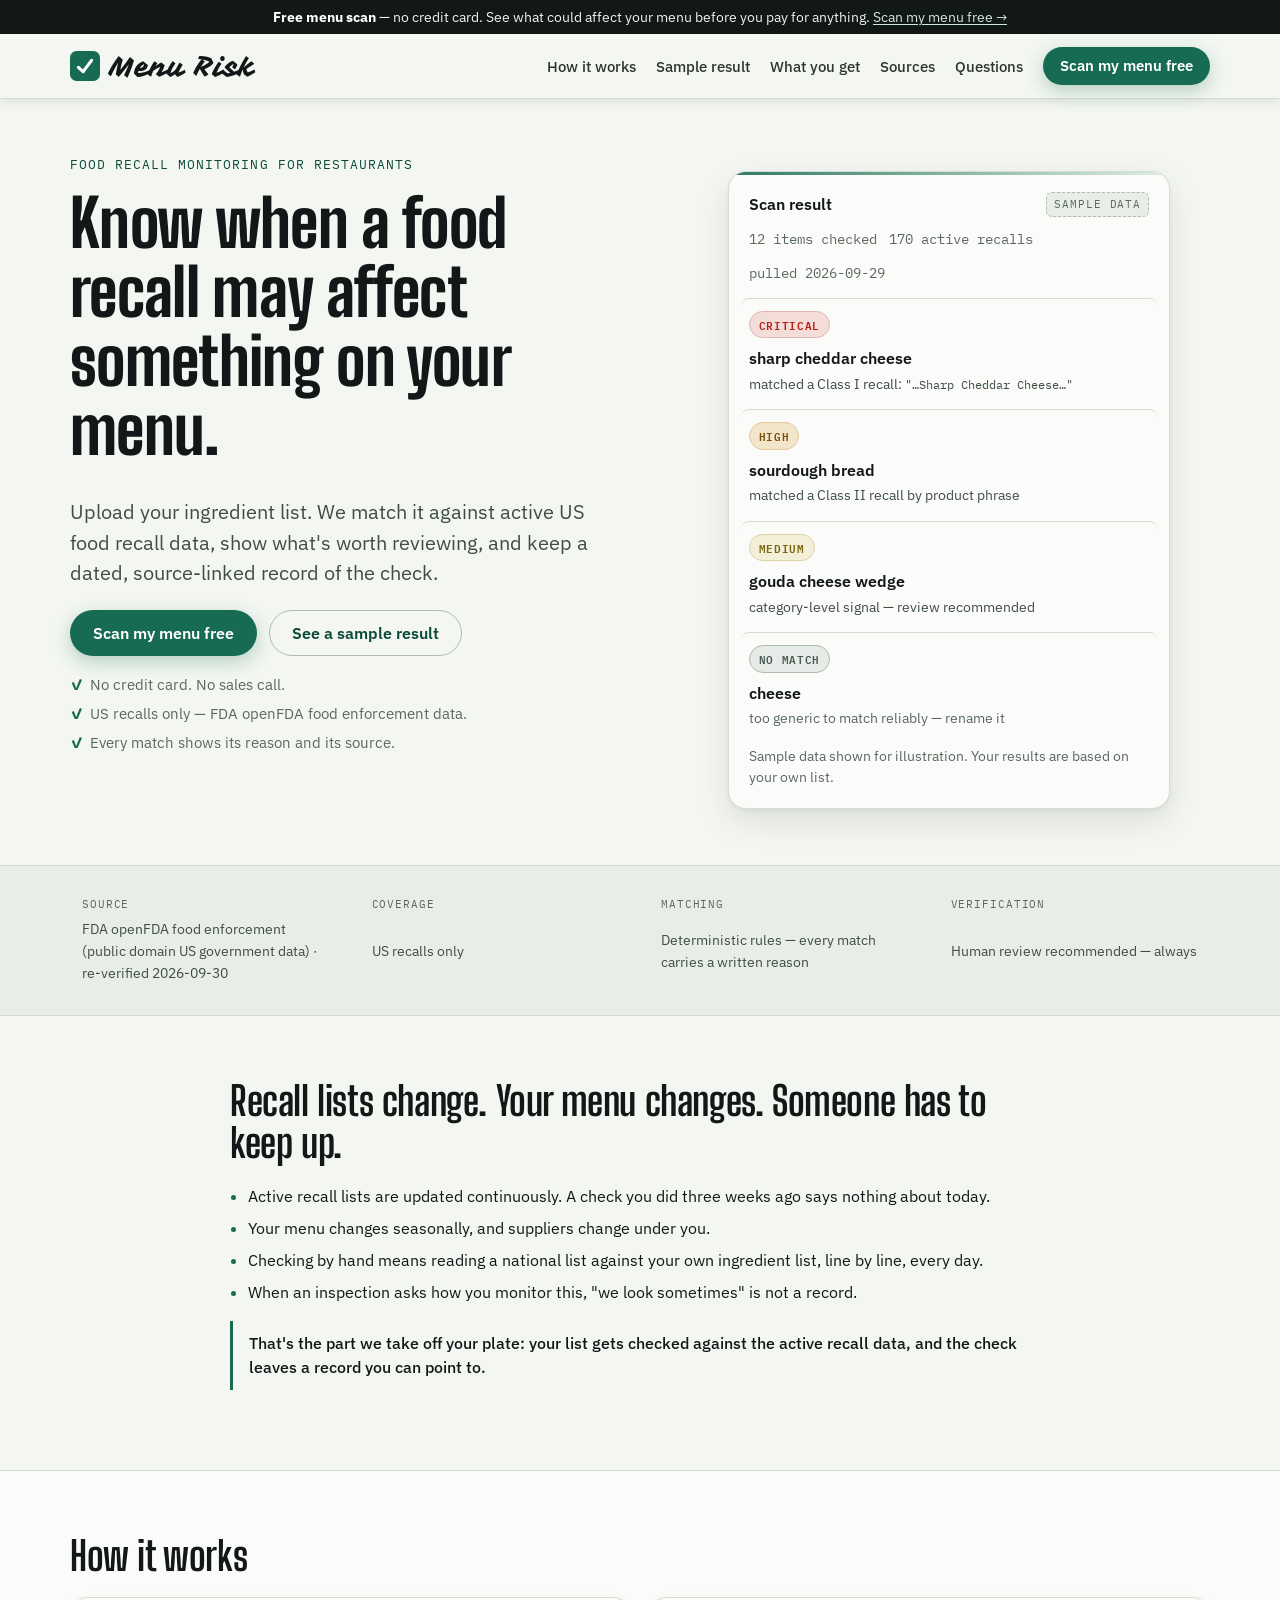
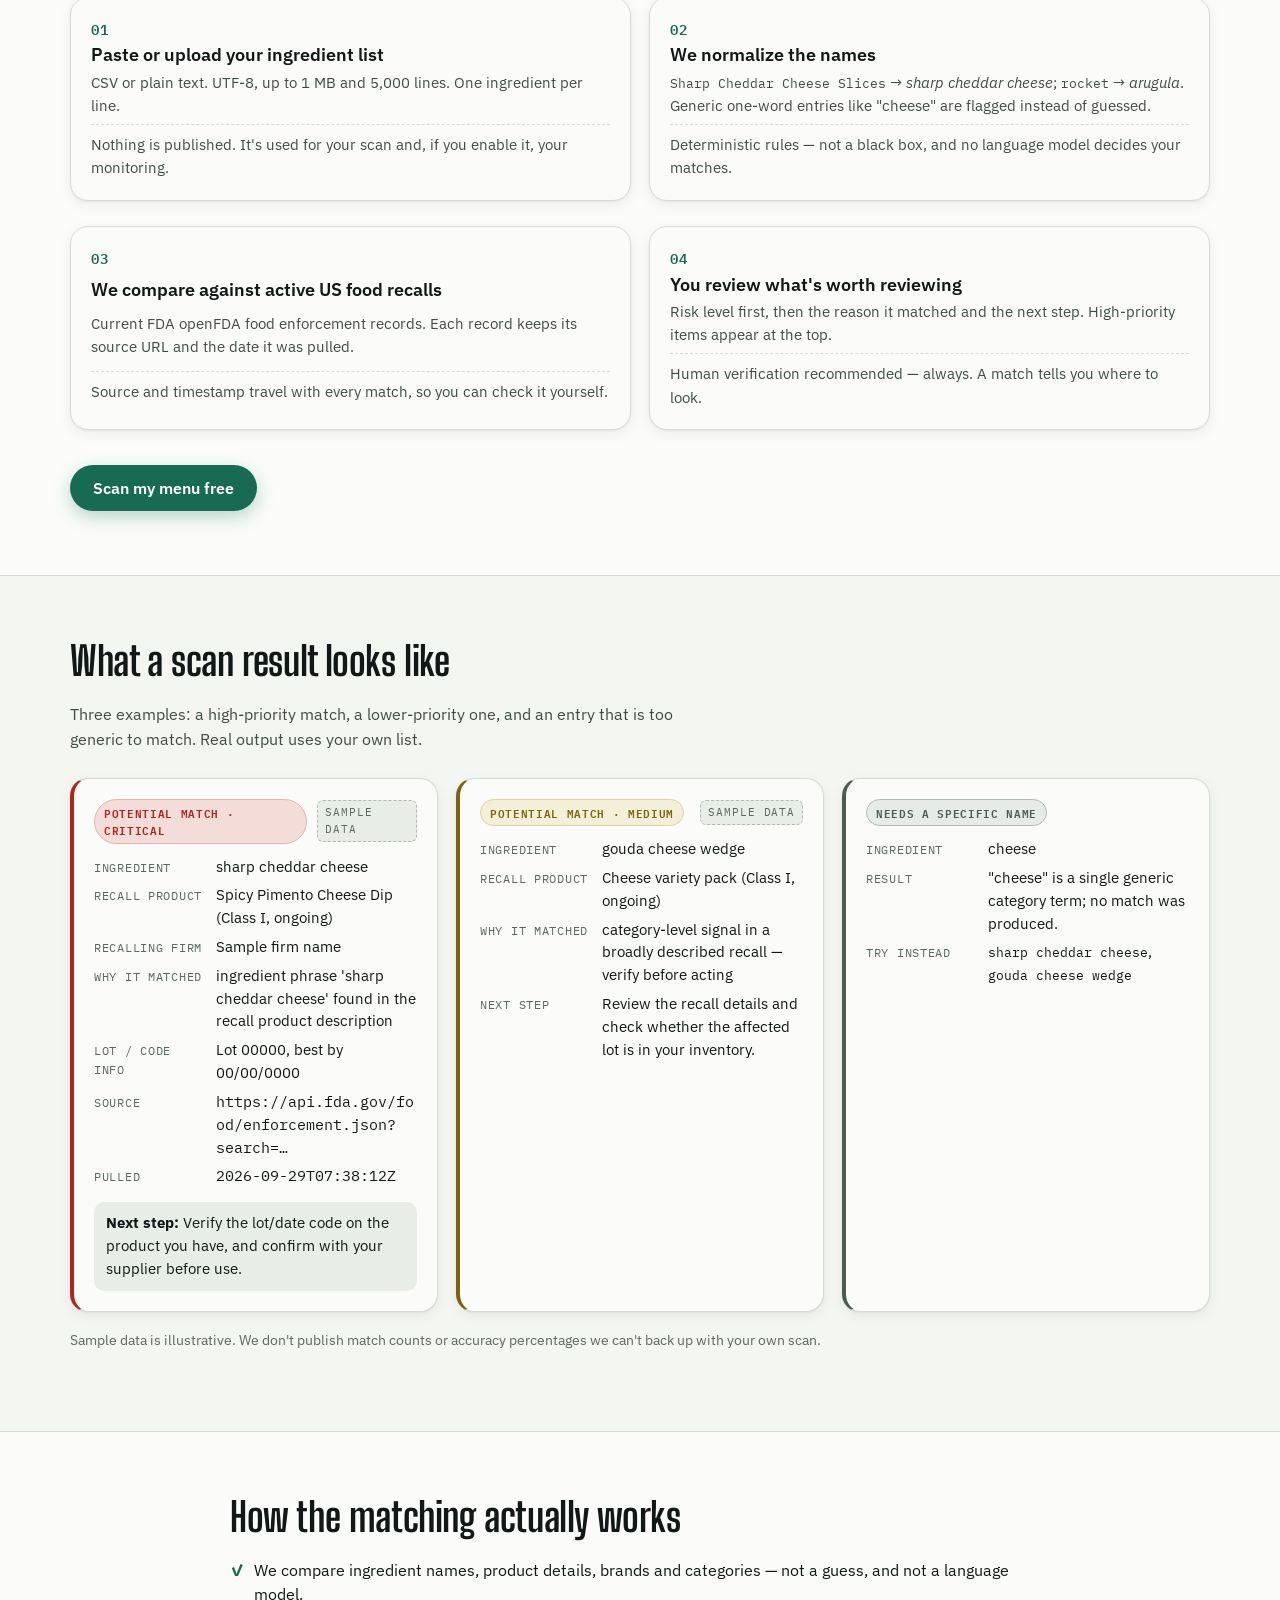
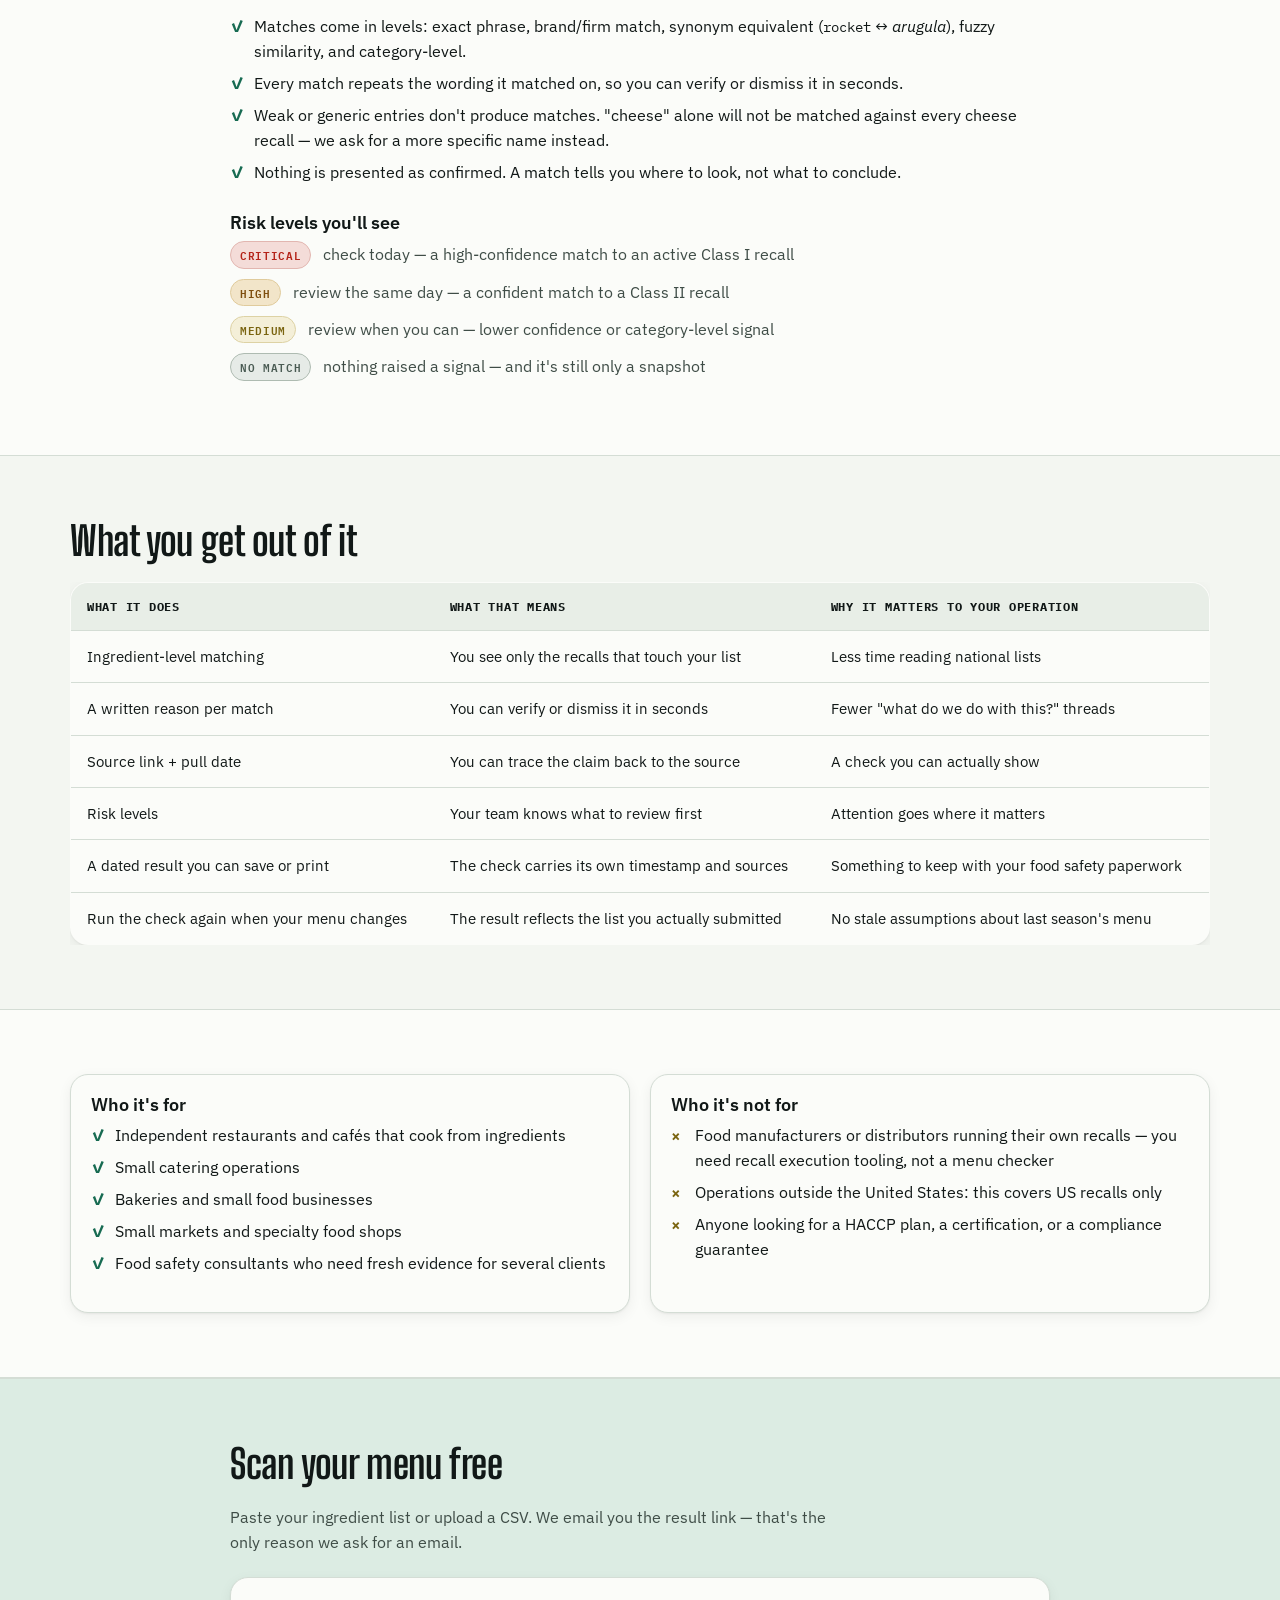
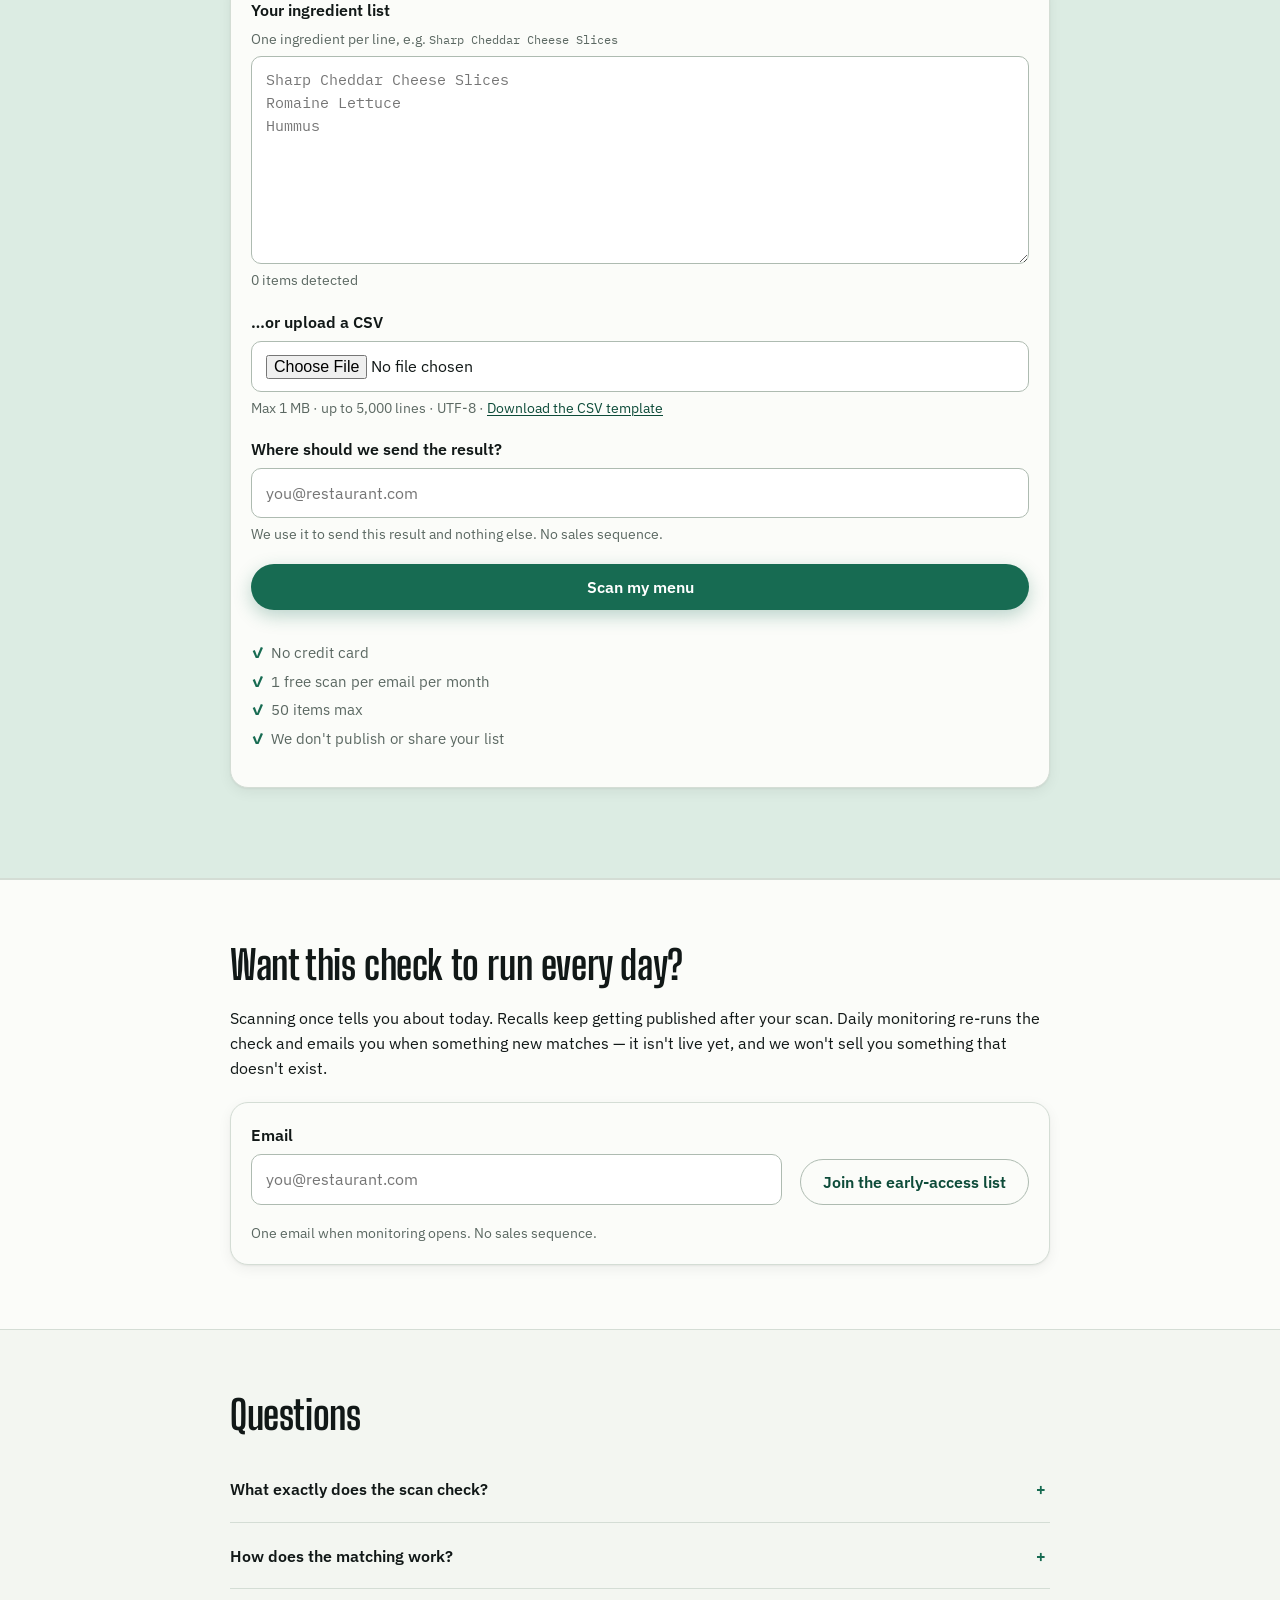
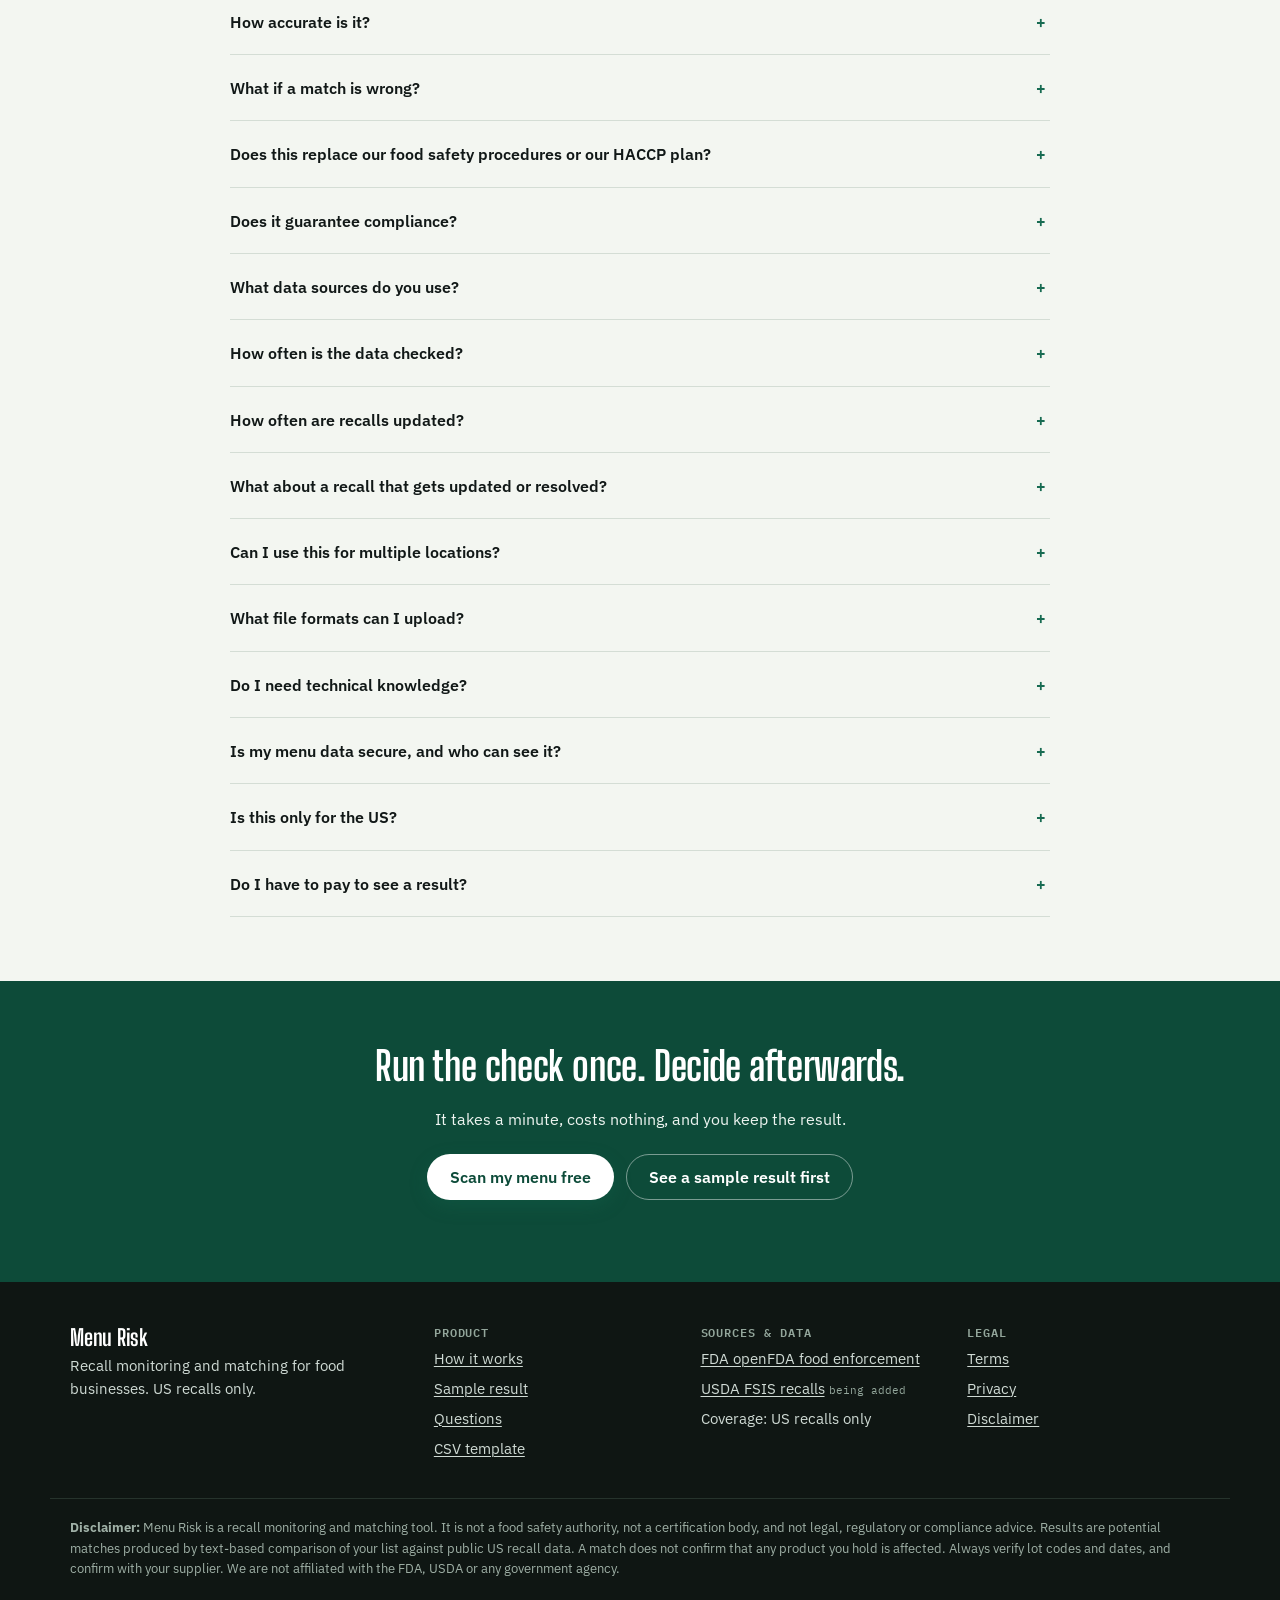
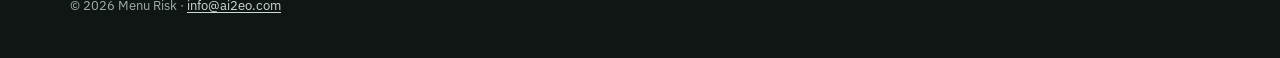
<file: index.html>
<!doctype html>
<html lang="en">
<head>
  <meta charset="utf-8">
  <meta name="viewport" content="width=device-width, initial-scale=1">
  <meta name="color-scheme" content="light">
  <meta name="theme-color" content="#111817">
  <title>Food Recall Monitoring for Restaurants — Menu Checks with Sources | Menu Risk</title>
  <meta name="description" content="Upload your menu and check it against active US food recalls. See what's worth reviewing, why it matched, and the source. Free scan, no credit card.">
  <link rel="canonical" href="https://menurisk.ai2eo.com/">
  <meta property="og:title" content="Know when a food recall may affect something on your menu">
  <meta property="og:description" content="Match your ingredient list against active US food recall data. Every match shows its reason and its source. Free scan, no credit card.">
  <meta property="og:type" content="website">
  <meta property="og:url" content="https://menurisk.ai2eo.com/">
  <meta name="twitter:card" content="summary_large_image">
  <link rel="icon" href="data:image/svg+xml,%3Csvg xmlns='http://www.w3.org/2000/svg' viewBox='0 0 32 32'%3E%3Crect width='32' height='32' rx='7' fill='%23176b52'/%3E%3Cpath d='M9 17.5 14 22l9-12' fill='none' stroke='%23ffffff' stroke-width='3.4' stroke-linecap='round' stroke-linejoin='round'/%3E%3C/svg%3E">
  <link rel="preconnect" href="https://fonts.googleapis.com">
  <link rel="preconnect" href="https://fonts.gstatic.com" crossorigin>
  <link rel="preload" as="style" href="https://fonts.googleapis.com/css2?family=Vampiro+One&family=Big+Shoulders+Display:wght@600;700;800&family=IBM+Plex+Mono:wght@400;500;600&family=IBM+Plex+Sans:wght@400;500;600;700&display=swap">
  <link href="https://fonts.googleapis.com/css2?family=Vampiro+One&family=Big+Shoulders+Display:wght@600;700;800&family=IBM+Plex+Mono:wght@400;500;600&family=IBM+Plex+Sans:wght@400;500;600;700&display=swap" rel="stylesheet" media="print" onload="this.media='all'">
  <noscript><link href="https://fonts.googleapis.com/css2?family=Vampiro+One&family=Big+Shoulders+Display:wght@600;700;800&family=IBM+Plex+Mono:wght@400;500;600&family=IBM+Plex+Sans:wght@400;500;600;700&display=swap" rel="stylesheet"></noscript>
  <link rel="stylesheet" href="styles.css?v=20260930">
  <!-- GA4: Menu Risk property -->
  <script async src="https://www.googletagmanager.com/gtag/js?id=G-PHDTH3TB9D"></script>
  <script>
    window.dataLayer = window.dataLayer || [];
    function gtag(){dataLayer.push(arguments);}
    gtag('js', new Date());
    gtag('config', 'G-PHDTH3TB9D');
  </script>
  <script type="application/ld+json">
  {
    "@context": "https://schema.org",
    "@type": "SoftwareApplication",
    "name": "Menu Risk",
    "applicationCategory": "BusinessApplication",
    "operatingSystem": "Web",
    "description": "Checks a restaurant's ingredient list against active US food recall data and reports potential matches with the reason, risk level and source.",
    "offers": { "@type": "Offer", "price": "0", "priceCurrency": "USD", "description": "Free menu scan" },
    "url": "https://menurisk.ai2eo.com/"
  }
  </script>
</head>
<body>
<a class="skip-link" href="#main">Skip to content</a>

<div class="announce" id="top">
  <p><strong>Free menu scan</strong> — no credit card. See what could affect your menu before you pay for anything. <a href="#scan">Scan my menu free →</a></p>
</div>

<header class="nav">
  <div class="wrap nav-inner">
    <a class="brand" href="#top" aria-label="Menu Risk — home">
      <svg class="brand-mark" viewBox="0 0 32 32" aria-hidden="true" focusable="false">
        <rect width="32" height="32" rx="7" fill="currentColor"></rect>
        <path d="M9 17.5 14 22l9-12" fill="none" stroke="#fff" stroke-width="3.4" stroke-linecap="round" stroke-linejoin="round"></path>
      </svg>
      <span>Menu Risk</span>
    </a>
    <nav class="nav-links" aria-label="Sections">
      <a href="#how-it-works">How it works</a>
      <a href="#sample">Sample result</a>
      <a href="#benefits">What you get</a>
      <a href="#trust">Sources</a>
      <a href="#questions">Questions</a>
    </nav>
    <a class="btn btn-primary btn-sm" href="#scan">Scan my menu free</a>
  </div>
</header>

<main id="main">

  <section class="hero">
    <div class="wrap hero-grid">
      <div class="hero-copy">
        <p class="eyebrow">Food recall monitoring for restaurants</p>
        <h1>Know when a food recall may affect something on your menu.</h1>
        <p class="lede">Upload your ingredient list. We match it against active US food recall data, show what's worth reviewing, and keep a dated, source-linked record of the check.</p>
        <div class="cta-row">
          <a class="btn btn-primary" href="#scan">Scan my menu free</a>
          <a class="btn btn-ghost" href="#sample">See a sample result</a>
        </div>
        <ul class="micro">
          <li>No credit card. No sales call.</li>
          <li>US recalls only — FDA openFDA food enforcement data.</li>
          <li>Every match shows its reason and its source.</li>
        </ul>
      </div>

      <div class="hero-visual">
        <figure class="card result-card" aria-label="Example scan result (sample data)">
          <figcaption class="card-head">
            <span class="card-title">Scan result</span>
            <span class="sample-tag">SAMPLE DATA</span>
          </figcaption>
          <div class="card-meta">
            <span class="mono">12 items checked</span>
            <span class="mono">170 active recalls</span>
            <span class="mono">pulled 2026-09-29</span>
          </div>
          <div class="mini-match">
            <span class="pill pill-critical">CRITICAL</span>
            <p class="mini-title">sharp cheddar cheese</p>
            <p class="mini-sub">matched a Class I recall: <span class="mono">"…Sharp Cheddar Cheese…"</span></p>
          </div>
          <div class="mini-match">
            <span class="pill pill-high">HIGH</span>
            <p class="mini-title">sourdough bread</p>
            <p class="mini-sub">matched a Class II recall by product phrase</p>
          </div>
          <div class="mini-match">
            <span class="pill pill-medium">MEDIUM</span>
            <p class="mini-title">gouda cheese wedge</p>
            <p class="mini-sub">category-level signal — review recommended</p>
          </div>
          <div class="mini-match mini-none">
            <span class="pill pill-none">NO MATCH</span>
            <p class="mini-title">cheese</p>
            <p class="mini-sub">too generic to match reliably — rename it</p>
          </div>
          <p class="card-foot">Sample data shown for illustration. Your results are based on your own list.</p>
        </figure>
      </div>
    </div>
  </section>

  <section class="trust-strip" id="trust">
    <div class="wrap trust-grid">
      <div class="trust-item">
        <span class="trust-label">Source</span>
        <span class="trust-value">FDA openFDA food enforcement (public domain US government data) · re-verified 2026-09-30</span>
      </div>
      <div class="trust-item">
        <span class="trust-label">Coverage</span>
        <span class="trust-value">US recalls only</span>
      </div>
      <div class="trust-item">
        <span class="trust-label">Matching</span>
        <span class="trust-value">Deterministic rules — every match carries a written reason</span>
      </div>
      <div class="trust-item">
        <span class="trust-label">Verification</span>
        <span class="trust-value">Human review recommended — always</span>
      </div>
    </div>
  </section>

  <section class="section" id="problem">
    <div class="wrap narrow">
      <h2>Recall lists change. Your menu changes. Someone has to keep up.</h2>
      <ul class="list-problem">
        <li>Active recall lists are updated continuously. A check you did three weeks ago says nothing about today.</li>
        <li>Your menu changes seasonally, and suppliers change under you.</li>
        <li>Checking by hand means reading a national list against your own ingredient list, line by line, every day.</li>
        <li>When an inspection asks how you monitor this, "we look sometimes" is not a record.</li>
      </ul>
      <p class="callout">That's the part we take off your plate: your list gets checked against the active recall data, and the check leaves a record you can point to.</p>
    </div>
  </section>

  <section class="section alt" id="how-it-works">
    <div class="wrap">
      <h2>How it works</h2>
      <ol class="steps">
        <li class="step card">
          <span class="step-num mono">01</span>
          <h3>Paste or upload your ingredient list</h3>
          <p>CSV or plain text. UTF-8, up to 1 MB and 5,000 lines. One ingredient per line.</p>
          <p class="trust-note">Nothing is published. It's used for your scan and, if you enable it, your monitoring.</p>
        </li>
        <li class="step card">
          <span class="step-num mono">02</span>
          <h3>We normalize the names</h3>
          <p><span class="mono">Sharp Cheddar Cheese Slices</span> → <em>sharp cheddar cheese</em>; <span class="mono">rocket</span> → <em>arugula</em>. Generic one-word entries like "cheese" are flagged instead of guessed.</p>
          <p class="trust-note">Deterministic rules — not a black box, and no language model decides your matches.</p>
        </li>
        <li class="step card">
          <span class="step-num mono">03</span>
          <h3>We compare against active US food recalls</h3>
          <p>Current FDA openFDA food enforcement records. Each record keeps its source URL and the date it was pulled.</p>
          <p class="trust-note">Source and timestamp travel with every match, so you can check it yourself.</p>
        </li>
        <li class="step card">
          <span class="step-num mono">04</span>
          <h3>You review what's worth reviewing</h3>
          <p>Risk level first, then the reason it matched and the next step. High-priority items appear at the top.</p>
          <p class="trust-note">Human verification recommended — always. A match tells you where to look.</p>
        </li>
      </ol>
      <div class="section-cta">
        <a class="btn btn-primary" href="#scan">Scan my menu free</a>
      </div>
    </div>
  </section>

  <section class="section" id="sample">
    <div class="wrap">
      <h2>What a scan result looks like</h2>
      <p class="section-lede">Three examples: a high-priority match, a lower-priority one, and an entry that is too generic to match. Real output uses your own list.</p>

      <div class="example-grid">
        <article class="card alert-card risk-critical">
          <header class="alert-head">
            <span class="pill pill-critical">POTENTIAL MATCH · CRITICAL</span>
            <span class="sample-tag">SAMPLE DATA</span>
          </header>
          <dl class="alert-body">
            <dt>Ingredient</dt><dd>sharp cheddar cheese</dd>
            <dt>Recall product</dt><dd>Spicy Pimento Cheese Dip (Class I, ongoing)</dd>
            <dt>Recalling firm</dt><dd>Sample firm name</dd>
            <dt>Why it matched</dt><dd>ingredient phrase 'sharp cheddar cheese' found in the recall product description</dd>
            <dt>Lot / code info</dt><dd>Lot 00000, best by 00/00/0000</dd>
            <dt>Source</dt><dd class="mono">https://api.fda.gov/food/enforcement.json?search=…</dd>
            <dt>Pulled</dt><dd class="mono">2026-09-29T07:38:12Z</dd>
          </dl>
          <p class="next-step"><strong>Next step:</strong> Verify the lot/date code on the product you have, and confirm with your supplier before use.</p>
        </article>

        <article class="card alert-card risk-medium">
          <header class="alert-head">
            <span class="pill pill-medium">POTENTIAL MATCH · MEDIUM</span>
            <span class="sample-tag">SAMPLE DATA</span>
          </header>
          <dl class="alert-body">
            <dt>Ingredient</dt><dd>gouda cheese wedge</dd>
            <dt>Recall product</dt><dd>Cheese variety pack (Class I, ongoing)</dd>
            <dt>Why it matched</dt><dd>category-level signal in a broadly described recall — verify before acting</dd>
            <dt>Next step</dt><dd>Review the recall details and check whether the affected lot is in your inventory.</dd>
          </dl>
        </article>

        <article class="card alert-card risk-none">
          <header class="alert-head">
            <span class="pill pill-none">NEEDS A SPECIFIC NAME</span>
          </header>
          <dl class="alert-body">
            <dt>Ingredient</dt><dd>cheese</dd>
            <dt>Result</dt><dd>"cheese" is a single generic category term; no match was produced.</dd>
            <dt>Try instead</dt><dd><span class="mono">sharp cheddar cheese</span>, <span class="mono">gouda cheese wedge</span></dd>
          </dl>
        </article>
      </div>

      <p class="fineprint">Sample data is illustrative. We don't publish match counts or accuracy percentages we can't back up with your own scan.</p>
    </div>
  </section>

  <section class="section alt" id="why-trust">
    <div class="wrap narrow">
      <h2>How the matching actually works</h2>
      <ul class="list-check">
        <li>We compare ingredient names, product details, brands and categories — not a guess, and not a language model.</li>
        <li>Matches come in levels: exact phrase, brand/firm match, synonym equivalent (<span class="mono">rocket</span> ↔ <em>arugula</em>), fuzzy similarity, and category-level.</li>
        <li>Every match repeats the wording it matched on, so you can verify or dismiss it in seconds.</li>
        <li>Weak or generic entries don't produce matches. "cheese" alone will not be matched against every cheese recall — we ask for a more specific name instead.</li>
        <li>Nothing is presented as confirmed. A match tells you where to look, not what to conclude.</li>
      </ul>
      <div class="risk-legend">
        <h3>Risk levels you'll see</h3>
        <p><span class="pill pill-critical">CRITICAL</span> check today — a high-confidence match to an active Class I recall</p>
        <p><span class="pill pill-high">HIGH</span> review the same day — a confident match to a Class II recall</p>
        <p><span class="pill pill-medium">MEDIUM</span> review when you can — lower confidence or category-level signal</p>
        <p><span class="pill pill-none">NO MATCH</span> nothing raised a signal — and it's still only a snapshot</p>
      </div>
    </div>
  </section>

  <section class="section" id="benefits">
    <div class="wrap">
      <h2>What you get out of it</h2>
      <div class="table-scroll">
        <table class="benefits">
          <caption class="visually-hidden">Features, benefits and what they change in your operation</caption>
          <thead>
            <tr><th scope="col">What it does</th><th scope="col">What that means</th><th scope="col">Why it matters to your operation</th></tr>
          </thead>
          <tbody>
            <tr><td>Ingredient-level matching</td><td>You see only the recalls that touch your list</td><td>Less time reading national lists</td></tr>
            <tr><td>A written reason per match</td><td>You can verify or dismiss it in seconds</td><td>Fewer "what do we do with this?" threads</td></tr>
            <tr><td>Source link + pull date</td><td>You can trace the claim back to the source</td><td>A check you can actually show</td></tr>
            <tr><td>Risk levels</td><td>Your team knows what to review first</td><td>Attention goes where it matters</td></tr>
            <tr><td>A dated result you can save or print</td><td>The check carries its own timestamp and sources</td><td>Something to keep with your food safety paperwork</td></tr>
            <tr><td>Run the check again when your menu changes</td><td>The result reflects the list you actually submitted</td><td>No stale assumptions about last season's menu</td></tr>
          </tbody>
        </table>
      </div>
    </div>
  </section>

  <section class="section alt" id="who">
    <div class="wrap two-col">
      <div class="card">
        <h3>Who it's for</h3>
        <ul class="list-check">
          <li>Independent restaurants and cafés that cook from ingredients</li>
          <li>Small catering operations</li>
          <li>Bakeries and small food businesses</li>
          <li>Small markets and specialty food shops</li>
          <li>Food safety consultants who need fresh evidence for several clients</li>
        </ul>
      </div>
      <div class="card">
        <h3>Who it's not for</h3>
        <ul class="list-cross">
          <li>Food manufacturers or distributors running their own recalls — you need recall execution tooling, not a menu checker</li>
          <li>Operations outside the United States: this covers US recalls only</li>
          <li>Anyone looking for a HACCP plan, a certification, or a compliance guarantee</li>
        </ul>
      </div>
    </div>
  </section>

  <section class="section scan-section" id="scan">
    <div class="wrap narrow">
      <h2>Scan your menu free</h2>
      <p class="section-lede">Paste your ingredient list or upload a CSV. We email you the result link — that's the only reason we ask for an email.</p>

      <form class="card form" id="scan-form" action="https://formspree.io/f/mppwblpg" method="POST" novalidate>
        <div class="field">
          <label for="ingredients">Your ingredient list</label>
          <p class="hint" id="ingredients-hint">One ingredient per line, e.g. <span class="mono">Sharp Cheddar Cheese Slices</span></p>
          <textarea id="ingredients" name="message" rows="8" aria-describedby="ingredients-hint items-count" placeholder="Sharp Cheddar Cheese Slices&#10;Romaine Lettuce&#10;Hummus"></textarea>
          <p class="hint" id="items-count" aria-live="polite">0 items detected</p>
        </div>

        <div class="field">
          <label for="csv">…or upload a CSV</label>
          <input type="file" id="csv" name="csv" accept=".csv,.txt,text/csv,text/plain">
          <p class="hint">Max 1 MB · up to 5,000 lines · UTF-8 · <a href="assets/csv-template.csv" download>Download the CSV template</a></p>
        </div>

        <div class="field">
          <label for="email">Where should we send the result?</label>
          <input type="email" id="email" name="email" autocomplete="email" inputmode="email" placeholder="you@restaurant.com" aria-describedby="email-hint">
          <p class="hint" id="email-hint">We use it to send this result and nothing else. No sales sequence.</p>
        </div>

        <p class="form-error" id="form-error" role="alert" hidden></p>
        <p class="form-ok" id="form-ok" role="status" hidden></p>

        <button class="btn btn-primary btn-block" type="submit" id="scan-submit">Scan my menu</button>

        <ul class="micro micro-center">
          <li>No credit card</li>
          <li>1 free scan per email per month</li>
          <li>50 items max</li>
          <li>We don't publish or share your list</li>
        </ul>
      </form>

      <div id="result" class="result" aria-live="polite" hidden></div>
    </div>
  </section>

  <section class="section alt" id="early-access">
    <div class="wrap narrow">
      <h2>Want this check to run every day?</h2>
      <p>Scanning once tells you about today. Recalls keep getting published after your scan. Daily monitoring re-runs the check and emails you when something new matches — it isn't live yet, and we won't sell you something that doesn't exist.</p>
      <form class="card form form-inline" id="interest-form" novalidate>
        <div class="field">
          <label for="interest-email">Email</label>
          <input type="email" id="interest-email" name="email" autocomplete="email" inputmode="email" placeholder="you@restaurant.com">
        </div>
        <button class="btn btn-secondary" type="submit" id="interest-submit">Join the early-access list</button>
        <p class="hint">One email when monitoring opens. No sales sequence.</p>
        <p class="form-error" id="interest-error" role="alert" hidden></p>
        <p class="form-ok" id="interest-ok" role="status" hidden></p>
      </form>
    </div>
  </section>

  <section class="section" id="questions">
    <div class="wrap narrow">
      <h2>Questions</h2>

      <details class="faq">
        <summary>What exactly does the scan check?</summary>
        <p>Your ingredient list against active US food recall records from the FDA openFDA food enforcement dataset. Each result shows the recall product, the recalling firm, the class, the reason, lot information when the agency published it, why it matched, and the source link.</p>
      </details>

      <details class="faq">
        <summary>How does the matching work?</summary>
        <p>Deterministic rules: exact phrase, brand or firm match, synonym equivalent (rocket → arugula), fuzzy similarity, and category-level. No language model decides your matches, and every match carries the wording it matched on.</p>
      </details>

      <details class="faq">
        <summary>How accurate is it?</summary>
        <p>Honest answer: matching is text-based. The FDA and USDA do not publish reliable UPC/GTIN data, so a match tells you where to look, not what to conclude. Generic entries like "cheese" are flagged rather than guessed, which keeps obviously wrong matches out.</p>
      </details>

      <details class="faq">
        <summary>What if a match is wrong?</summary>
        <p>Treat every result as a review task. Each match shows the wording it matched on, so a weak match can be dismissed in seconds — and your record shows you looked.</p>
      </details>

      <details class="faq">
        <summary>Does this replace our food safety procedures or our HACCP plan?</summary>
        <p>No. It monitors recall data against your ingredient list. Your procedures, your supplier checks and your HACCP plan stay yours, and they stay necessary.</p>
      </details>

      <details class="faq">
        <summary>Does it guarantee compliance?</summary>
        <p>No. It's a monitoring and record-keeping aid — not a compliance guarantee, not a certification, and not legal advice.</p>
      </details>

      <details class="faq">
        <summary>What data sources do you use?</summary>
        <p>FDA openFDA food enforcement data (public domain, US government work). USDA FSIS coverage is being added; until it is, this page says so plainly instead of implying it.</p>
      </details>

      <details class="faq">
        <summary>How often is the data checked?</summary>
        <p>A free scan is a one-time check on the data as of that moment, and the result states the date the data was pulled. Monitoring re-checks daily — that part isn't live yet.</p>
      </details>

      <details class="faq">
        <summary>How often are recalls updated?</summary>
        <p>The FDA refreshes the food enforcement dataset on the agency's schedule. Our pulls are timestamped, and the timestamp is shown in your results and your emails.</p>
      </details>

      <details class="faq">
        <summary>What about a recall that gets updated or resolved?</summary>
        <p>Status changes are tracked. A closed recall is shown as resolved and its risk is downgraded rather than deleted, so you can see the history instead of guessing what happened to it.</p>
      </details>

      <details class="faq">
        <summary>Can I use this for multiple locations?</summary>
        <p>Each scan covers one list. Monitoring plans (when they open) cover a single location, with a separate check per location. Multi-location support comes later.</p>
      </details>

      <details class="faq">
        <summary>What file formats can I upload?</summary>
        <p>CSV or plain text: UTF-8, up to 1 MB, up to 5,000 lines, one ingredient per line. A header row is optional, and there's a template you can download from the form.</p>
      </details>

      <details class="faq">
        <summary>Do I need technical knowledge?</summary>
        <p>No. Paste a list, read a result. Everything is in plain language, and the reason for each match is written out.</p>
      </details>

      <details class="faq">
        <summary>Is my menu data secure, and who can see it?</summary>
        <p>Your list is used to run your scan and, if you enable it, to monitor it. It isn't published and isn't sold or shared with third parties. We only make security statements we can stand behind — anything stronger than that isn't on this page yet.</p>
      </details>

      <details class="faq">
        <summary>Is this only for the US?</summary>
        <p>Yes, at launch. The data covers US recalls only, and we'd rather say that up front than let you assume otherwise.</p>
      </details>

      <details class="faq">
        <summary>Do I have to pay to see a result?</summary>
        <p>No. The scan and the result are free, and you keep the record. Paid monitoring is a separate, future thing — it's not being sold here until it works.</p>
      </details>
    </div>
  </section>

  <section class="final-cta">
    <div class="wrap narrow">
      <h2>Run the check once. Decide afterwards.</h2>
      <p>It takes a minute, costs nothing, and you keep the result.</p>
      <div class="cta-row cta-center">
        <a class="btn btn-primary" href="#scan">Scan my menu free</a>
        <a class="btn btn-ghost" href="#sample">See a sample result first</a>
      </div>
    </div>
  </section>
</main>

<footer class="footer">
  <div class="wrap footer-grid">
    <div>
      <h2 class="footer-title">Menu Risk</h2>
      <p class="footer-note">Recall monitoring and matching for food businesses. US recalls only.</p>
    </div>
    <nav aria-label="Product">
      <h3>Product</h3>
      <ul>
        <li><a href="#how-it-works">How it works</a></li>
        <li><a href="#sample">Sample result</a></li>
        <li><a href="#questions">Questions</a></li>
        <li><a href="assets/csv-template.csv" download>CSV template</a></li>
      </ul>
    </nav>
    <nav aria-label="Sources">
      <h3>Sources &amp; data</h3>
      <ul>
        <li><a href="https://open.fda.gov/apis/food/enforcement/" rel="noopener nofollow" target="_blank">FDA openFDA food enforcement</a></li>
        <li><a href="https://www.fsis.usda.gov/recalls" rel="noopener nofollow" target="_blank">USDA FSIS recalls</a> <span class="tag-soon">being added</span></li>
        <li>Coverage: US recalls only</li>
      </ul>
    </nav>
    <nav aria-label="Legal">
      <h3>Legal</h3>
      <ul>
        <li><a href="terms.html">Terms</a></li>
        <li><a href="privacy.html">Privacy</a></li>
        <li><a href="disclaimer.html">Disclaimer</a></li>
      </ul>
    </nav>
  </div>
  <div class="wrap footer-legal">
    <p><strong>Disclaimer:</strong> Menu Risk is a recall monitoring and matching tool. It is not a food safety authority, not a certification body, and not legal, regulatory or compliance advice. Results are potential matches produced by text-based comparison of your list against public US recall data. A match does not confirm that any product you hold is affected. Always verify lot codes and dates, and confirm with your supplier. We are not affiliated with the FDA, USDA or any government agency.</p>
    <p class="footer-bottom">© <span id="year">2026</span> Menu Risk · <a href="mailto:info@ai2eo.com">info@ai2eo.com</a></p>
  </div>
</footer>

<!-- Founder/expertise section intentionally omitted: publishing it requires real
     name, credentials and bio link (LANDING_BLUEPRINT §15, gate G6). No placeholder
     expertise is shown to visitors. -->

<script src="config.js?v=20260930" defer></script>
<script src="script.js?v=20260930" defer></script>
</body>
</html>
</file>
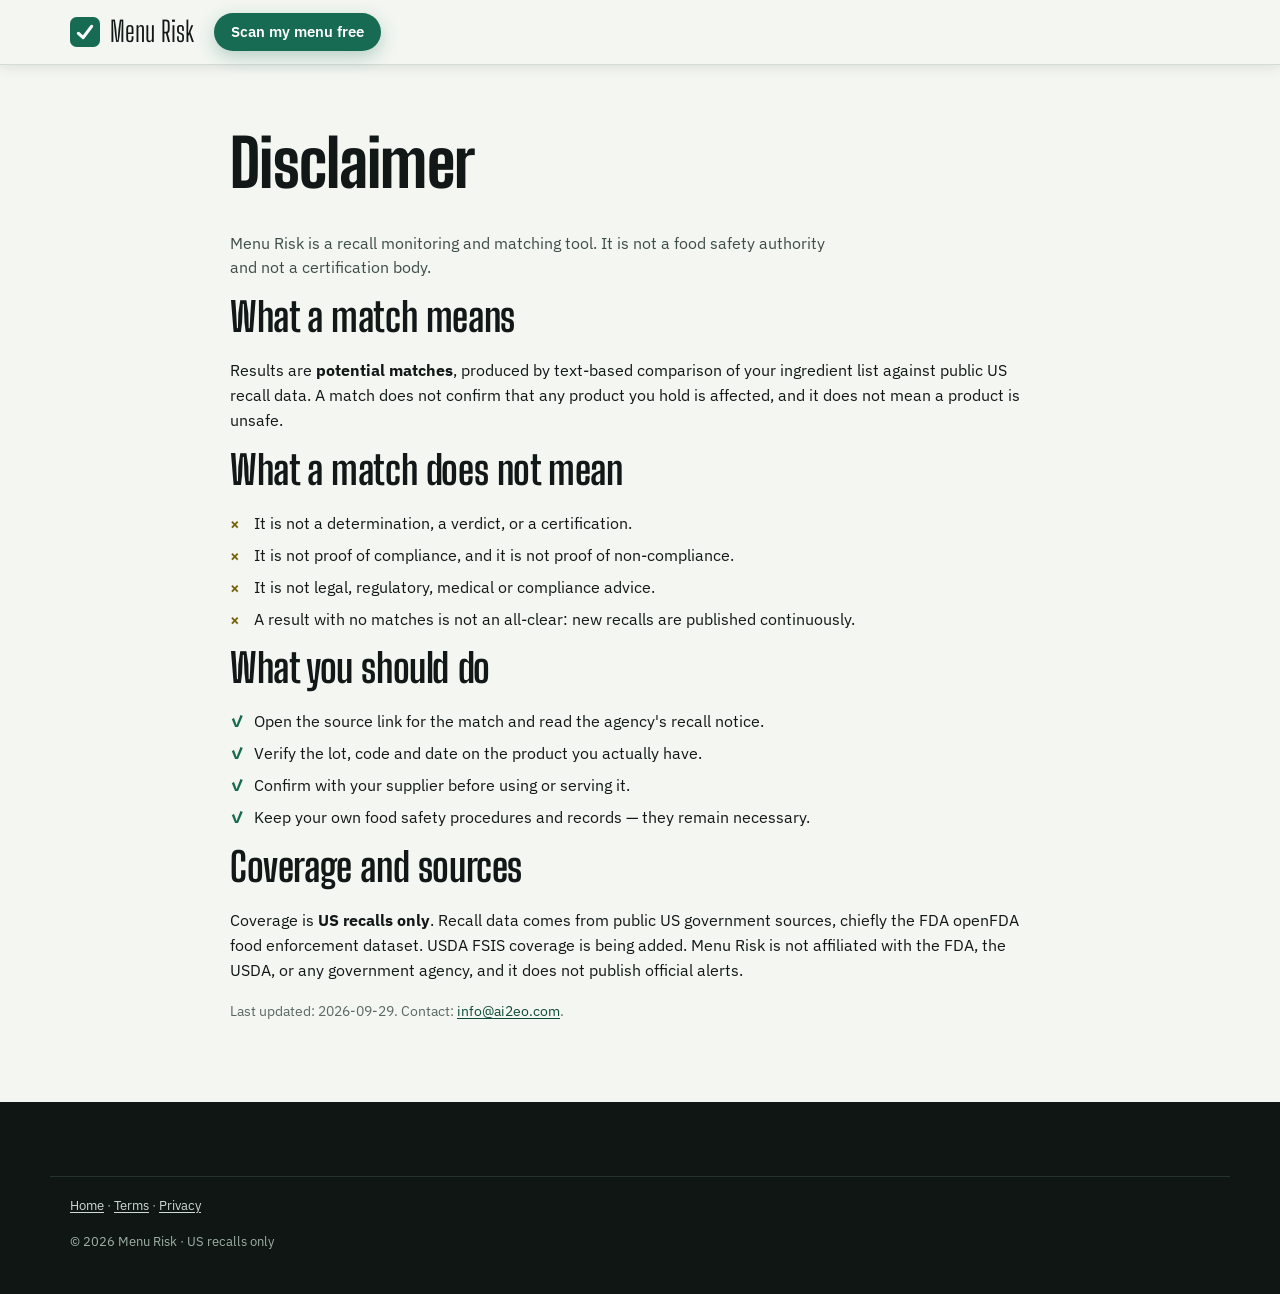
<file: disclaimer.html>
<!doctype html>
<html lang="en">
<head>
  <meta charset="utf-8">
  <meta name="viewport" content="width=device-width, initial-scale=1">
  <meta name="color-scheme" content="light">
  <title>Disclaimer | Menu Risk</title>
  <meta name="description" content="Menu Risk is a recall monitoring and matching aid. What a potential match does and does not mean.">
  <meta name="robots" content="index, follow">
  <link rel="canonical" href="https://menurisk.ai2eo.com/disclaimer.html">
  <link rel="icon" href="data:image/svg+xml,%3Csvg xmlns='http://www.w3.org/2000/svg' viewBox='0 0 32 32'%3E%3Crect width='32' height='32' rx='7' fill='%23176b52'/%3E%3Cpath d='M9 17.5 14 22l9-12' fill='none' stroke='%23ffffff' stroke-width='3.4' stroke-linecap='round' stroke-linejoin='round'/%3E%3C/svg%3E">
  <link rel="preconnect" href="https://fonts.googleapis.com">
  <link rel="preconnect" href="https://fonts.gstatic.com" crossorigin>
  <link href="https://fonts.googleapis.com/css2?family=Big+Shoulders+Display:wght@600;700;800&family=IBM+Plex+Mono:wght@400;500;600&family=IBM+Plex+Sans:wght@400;500;600;700&display=swap" rel="stylesheet">
  <link rel="stylesheet" href="styles.css">
</head>
<body>
<header class="nav">
  <div class="wrap nav-inner">
    <a class="brand" href="/" aria-label="Menu Risk — home">
      <svg class="brand-mark" viewBox="0 0 32 32" aria-hidden="true" focusable="false">
        <rect width="32" height="32" rx="7" fill="currentColor"></rect>
        <path d="M9 17.5 14 22l9-12" fill="none" stroke="#fff" stroke-width="3.4" stroke-linecap="round" stroke-linejoin="round"></path>
      </svg>
      <span>Menu Risk</span>
    </a>
    <a class="btn btn-primary btn-sm" href="/#scan">Scan my menu free</a>
  </div>
</header>

<main id="main">
  <section class="section">
    <div class="wrap narrow">
      <h1>Disclaimer</h1>
      <p class="section-lede">Menu Risk is a recall monitoring and matching tool. It is not a food safety authority and not a certification body.</p>

      <h2>What a match means</h2>
      <p>Results are <strong>potential matches</strong>, produced by text-based comparison of your ingredient list against public US recall data. A match does not confirm that any product you hold is affected, and it does not mean a product is unsafe.</p>

      <h2>What a match does not mean</h2>
      <ul class="list-cross">
        <li>It is not a determination, a verdict, or a certification.</li>
        <li>It is not proof of compliance, and it is not proof of non-compliance.</li>
        <li>It is not legal, regulatory, medical or compliance advice.</li>
        <li>A result with no matches is not an all-clear: new recalls are published continuously.</li>
      </ul>

      <h2>What you should do</h2>
      <ol class="list-check">
        <li>Open the source link for the match and read the agency's recall notice.</li>
        <li>Verify the lot, code and date on the product you actually have.</li>
        <li>Confirm with your supplier before using or serving it.</li>
        <li>Keep your own food safety procedures and records — they remain necessary.</li>
      </ol>

      <h2>Coverage and sources</h2>
      <p>Coverage is <strong>US recalls only</strong>. Recall data comes from public US government sources, chiefly the FDA openFDA food enforcement dataset. USDA FSIS coverage is being added. Menu Risk is not affiliated with the FDA, the USDA, or any government agency, and it does not publish official alerts.</p>

      <p class="fineprint">Last updated: 2026-09-29. Contact: <a href="mailto:info@ai2eo.com">info@ai2eo.com</a>.</p>
    </div>
  </section>
</main>

<footer class="footer">
  <div class="wrap footer-legal">
    <p><a href="/">Home</a> · <a href="terms.html">Terms</a> · <a href="privacy.html">Privacy</a></p>
    <p class="footer-bottom">© <span id="year">2026</span> Menu Risk · US recalls only</p>
  </div>
</footer>
<script src="config.js"></script>
<script src="script.js"></script>
</body>
</html>
</file>
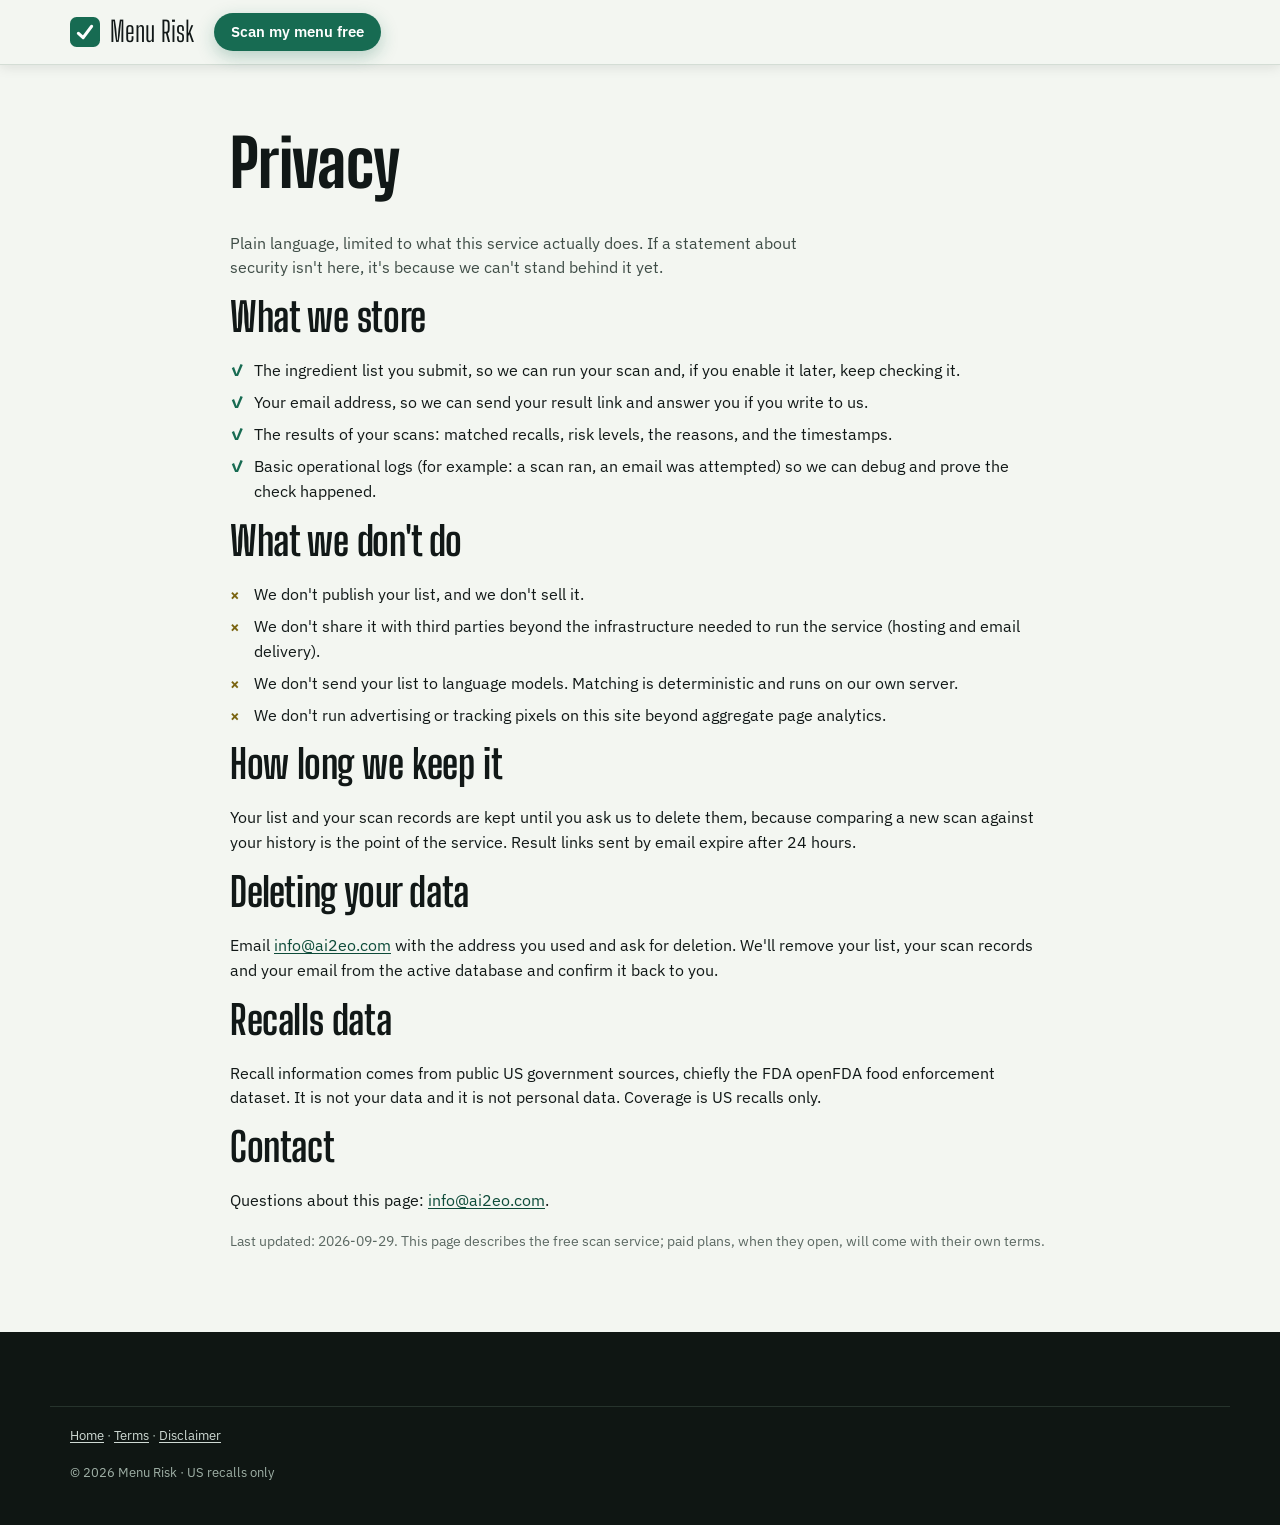
<file: privacy.html>
<!doctype html>
<html lang="en">
<head>
  <meta charset="utf-8">
  <meta name="viewport" content="width=device-width, initial-scale=1">
  <meta name="color-scheme" content="light">
  <title>Privacy | Menu Risk</title>
  <meta name="description" content="What Menu Risk stores when you run a free menu scan, why it stores it, and how to have it deleted.">
  <meta name="robots" content="index, follow">
  <link rel="canonical" href="https://menurisk.ai2eo.com/privacy.html">
  <link rel="icon" href="data:image/svg+xml,%3Csvg xmlns='http://www.w3.org/2000/svg' viewBox='0 0 32 32'%3E%3Crect width='32' height='32' rx='7' fill='%23176b52'/%3E%3Cpath d='M9 17.5 14 22l9-12' fill='none' stroke='%23ffffff' stroke-width='3.4' stroke-linecap='round' stroke-linejoin='round'/%3E%3C/svg%3E">
  <link rel="preconnect" href="https://fonts.googleapis.com">
  <link rel="preconnect" href="https://fonts.gstatic.com" crossorigin>
  <link href="https://fonts.googleapis.com/css2?family=Big+Shoulders+Display:wght@600;700;800&family=IBM+Plex+Mono:wght@400;500;600&family=IBM+Plex+Sans:wght@400;500;600;700&display=swap" rel="stylesheet">
  <link rel="stylesheet" href="styles.css">
</head>
<body>
<header class="nav">
  <div class="wrap nav-inner">
    <a class="brand" href="/" aria-label="Menu Risk — home">
      <svg class="brand-mark" viewBox="0 0 32 32" aria-hidden="true" focusable="false">
        <rect width="32" height="32" rx="7" fill="currentColor"></rect>
        <path d="M9 17.5 14 22l9-12" fill="none" stroke="#fff" stroke-width="3.4" stroke-linecap="round" stroke-linejoin="round"></path>
      </svg>
      <span>Menu Risk</span>
    </a>
    <a class="btn btn-primary btn-sm" href="/#scan">Scan my menu free</a>
  </div>
</header>

<main id="main">
  <section class="section">
    <div class="wrap narrow">
      <h1>Privacy</h1>
      <p class="section-lede">Plain language, limited to what this service actually does. If a statement about security isn't here, it's because we can't stand behind it yet.</p>

      <h2>What we store</h2>
      <ul class="list-check">
        <li>The ingredient list you submit, so we can run your scan and, if you enable it later, keep checking it.</li>
        <li>Your email address, so we can send your result link and answer you if you write to us.</li>
        <li>The results of your scans: matched recalls, risk levels, the reasons, and the timestamps.</li>
        <li>Basic operational logs (for example: a scan ran, an email was attempted) so we can debug and prove the check happened.</li>
      </ul>

      <h2>What we don't do</h2>
      <ul class="list-cross">
        <li>We don't publish your list, and we don't sell it.</li>
        <li>We don't share it with third parties beyond the infrastructure needed to run the service (hosting and email delivery).</li>
        <li>We don't send your list to language models. Matching is deterministic and runs on our own server.</li>
        <li>We don't run advertising or tracking pixels on this site beyond aggregate page analytics.</li>
      </ul>

      <h2>How long we keep it</h2>
      <p>Your list and your scan records are kept until you ask us to delete them, because comparing a new scan against your history is the point of the service. Result links sent by email expire after 24 hours.</p>

      <h2>Deleting your data</h2>
      <p>Email <a href="mailto:info@ai2eo.com">info@ai2eo.com</a> with the address you used and ask for deletion. We'll remove your list, your scan records and your email from the active database and confirm it back to you.</p>

      <h2>Recalls data</h2>
      <p>Recall information comes from public US government sources, chiefly the FDA openFDA food enforcement dataset. It is not your data and it is not personal data. Coverage is US recalls only.</p>

      <h2>Contact</h2>
      <p>Questions about this page: <a href="mailto:info@ai2eo.com">info@ai2eo.com</a>.</p>

      <p class="fineprint">Last updated: 2026-09-29. This page describes the free scan service; paid plans, when they open, will come with their own terms.</p>
    </div>
  </section>
</main>

<footer class="footer">
  <div class="wrap footer-legal">
    <p><a href="/">Home</a> · <a href="terms.html">Terms</a> · <a href="disclaimer.html">Disclaimer</a></p>
    <p class="footer-bottom">© <span id="year">2026</span> Menu Risk · US recalls only</p>
  </div>
</footer>
<script src="config.js"></script>
<script src="script.js"></script>
</body>
</html>
</file>
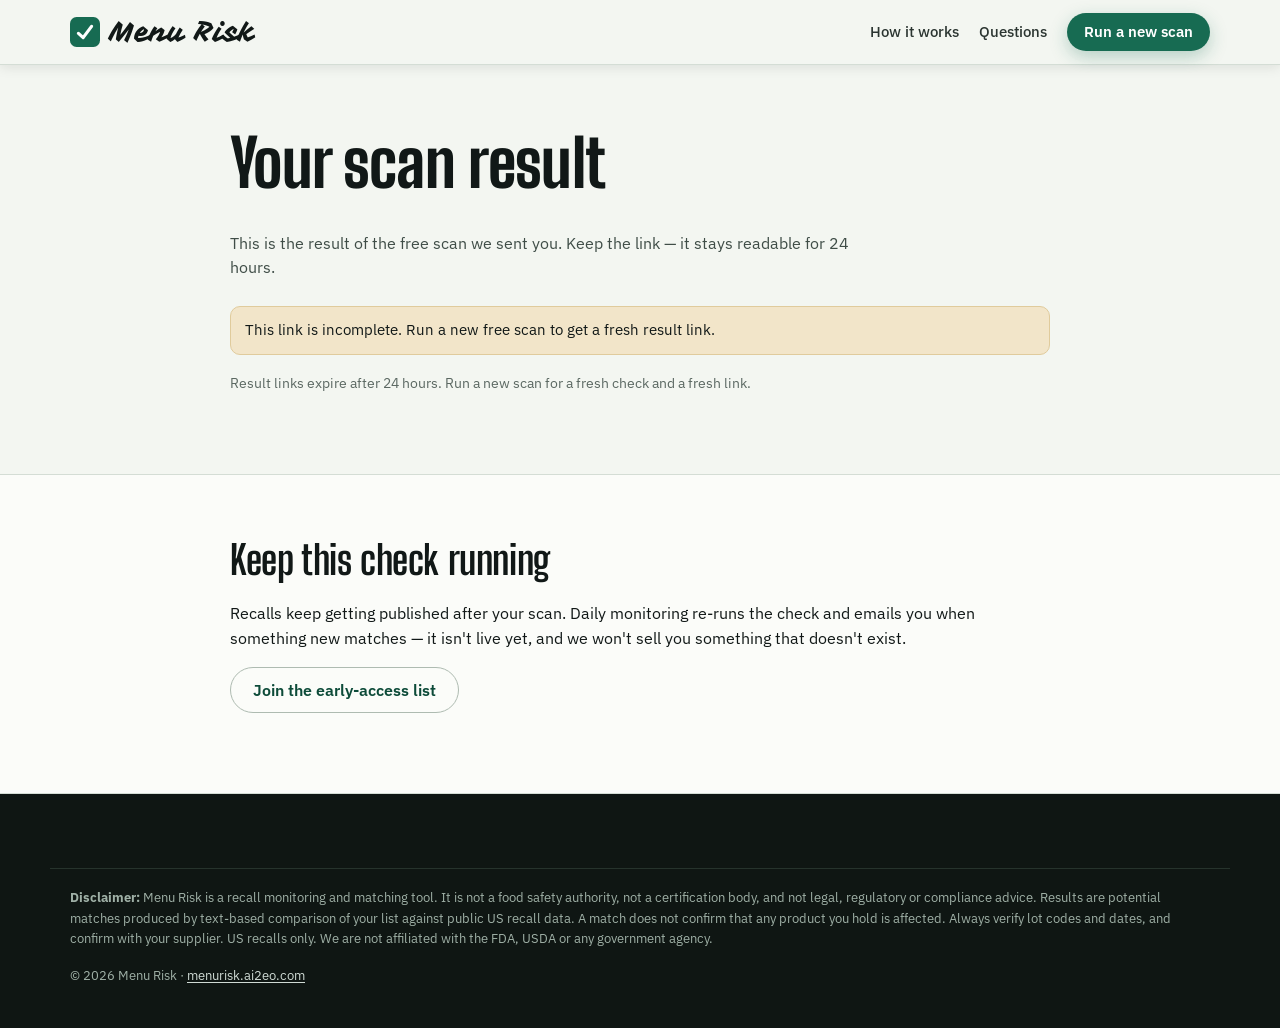
<file: result.html>
<!doctype html>
<html lang="en">
<head>
  <meta charset="utf-8">
  <meta name="viewport" content="width=device-width, initial-scale=1">
  <meta name="color-scheme" content="light">
  <meta name="theme-color" content="#111817">
  <title>Your scan result | Menu Risk</title>
  <meta name="description" content="Your Menu Risk scan result: potential recall matches for your ingredient list, with the reason and the source for each one.">
  <meta name="robots" content="noindex, nofollow">
  <link rel="icon" href="data:image/svg+xml,%3Csvg xmlns='http://www.w3.org/2000/svg' viewBox='0 0 32 32'%3E%3Crect width='32' height='32' rx='7' fill='%23176b52'/%3E%3Cpath d='M9 17.5 14 22l9-12' fill='none' stroke='%23ffffff' stroke-width='3.4' stroke-linecap='round' stroke-linejoin='round'/%3E%3C/svg%3E">
  <link rel="preconnect" href="https://fonts.googleapis.com">
  <link rel="preconnect" href="https://fonts.gstatic.com" crossorigin>
  <link rel="preload" as="style" href="https://fonts.googleapis.com/css2?family=Vampiro+One&family=Big+Shoulders+Display:wght@600;700;800&family=IBM+Plex+Mono:wght@400;500;600&family=IBM+Plex+Sans:wght@400;500;600;700&display=swap">
  <link href="https://fonts.googleapis.com/css2?family=Vampiro+One&family=Big+Shoulders+Display:wght@600;700;800&family=IBM+Plex+Mono:wght@400;500;600&family=IBM+Plex+Sans:wght@400;500;600;700&display=swap" rel="stylesheet" media="print" onload="this.media='all'">
  <noscript><link href="https://fonts.googleapis.com/css2?family=Vampiro+One&family=Big+Shoulders+Display:wght@600;700;800&family=IBM+Plex+Mono:wght@400;500;600&family=IBM+Plex+Sans:wght@400;500;600;700&display=swap" rel="stylesheet"></noscript>
  <link rel="stylesheet" href="styles.css?v=20260930">
</head>
<body>
<a class="skip-link" href="#main">Skip to content</a>

<header class="nav">
  <div class="wrap nav-inner">
    <a class="brand" href="/" aria-label="Menu Risk — home">
      <svg class="brand-mark" viewBox="0 0 32 32" aria-hidden="true" focusable="false">
        <rect width="32" height="32" rx="7" fill="currentColor"></rect>
        <path d="M9 17.5 14 22l9-12" fill="none" stroke="#fff" stroke-width="3.4" stroke-linecap="round" stroke-linejoin="round"></path>
      </svg>
      <span>Menu Risk</span>
    </a>
    <nav class="nav-links" aria-label="Sections">
      <a href="/#how-it-works">How it works</a>
      <a href="/#questions">Questions</a>
    </nav>
    <a class="btn btn-primary btn-sm" href="/#scan">Run a new scan</a>
  </div>
</header>

<main id="main">
  <section class="section">
    <div class="wrap narrow">
      <h1>Your scan result</h1>
      <p class="section-lede">This is the result of the free scan we sent you. Keep the link — it stays readable for 24 hours.</p>
      <div id="result" class="result" data-result-page="1" aria-live="polite" hidden></div>

      <p class="fineprint">Result links expire after 24 hours. Run a new scan for a fresh check and a fresh link.</p>
    </div>
  </section>

  <section class="section alt">
    <div class="wrap narrow">
      <h2>Keep this check running</h2>
      <p>Recalls keep getting published after your scan. Daily monitoring re-runs the check and emails you when something new matches — it isn't live yet, and we won't sell you something that doesn't exist.</p>
      <p><a class="btn btn-secondary" href="/#early-access">Join the early-access list</a></p>
    </div>
  </section>
</main>

<footer class="footer">
  <div class="wrap footer-legal">
    <p><strong>Disclaimer:</strong> Menu Risk is a recall monitoring and matching tool. It is not a food safety authority, not a certification body, and not legal, regulatory or compliance advice. Results are potential matches produced by text-based comparison of your list against public US recall data. A match does not confirm that any product you hold is affected. Always verify lot codes and dates, and confirm with your supplier. US recalls only. We are not affiliated with the FDA, USDA or any government agency.</p>
    <p class="footer-bottom">© <span id="year">2026</span> Menu Risk · <a href="/">menurisk.ai2eo.com</a></p>
  </div>
</footer>

<script src="config.js?v=20260930" defer></script>
<script src="script.js?v=20260930" defer></script>
</body>
</html>
</file>
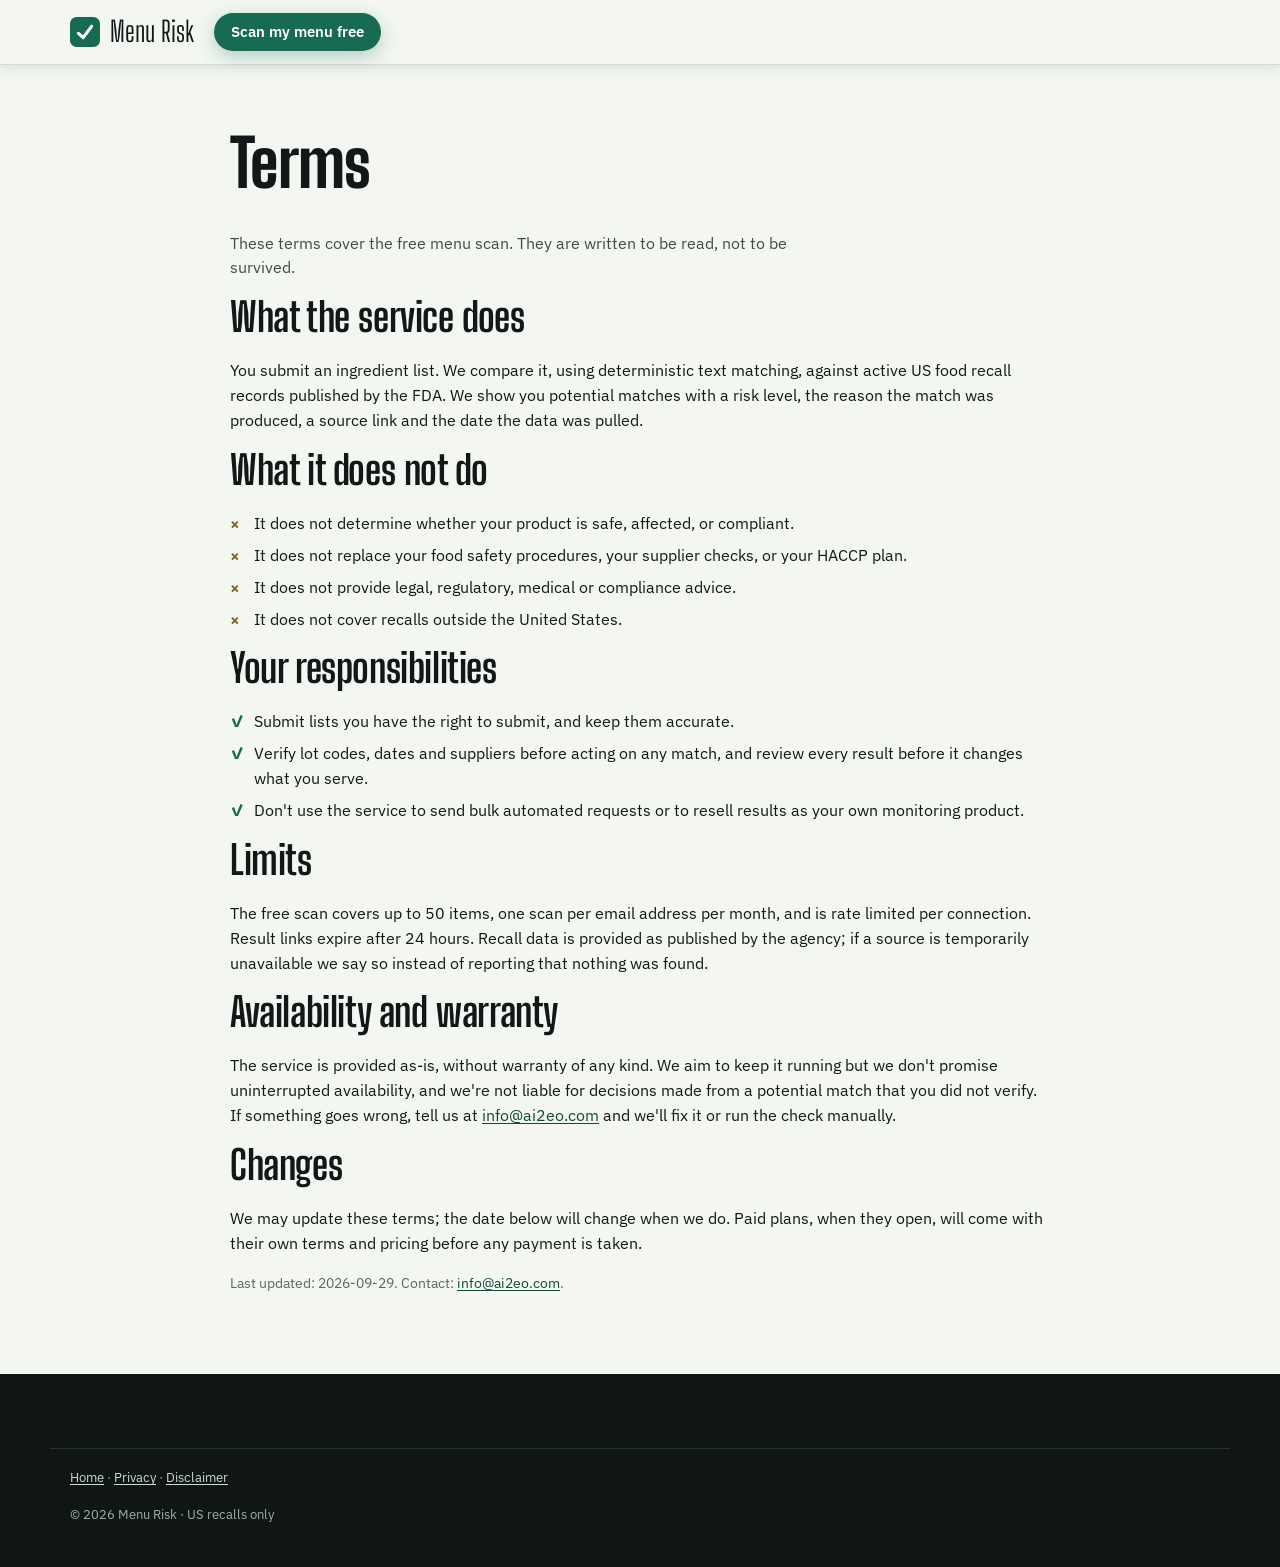
<file: terms.html>
<!doctype html>
<html lang="en">
<head>
  <meta charset="utf-8">
  <meta name="viewport" content="width=device-width, initial-scale=1">
  <meta name="color-scheme" content="light">
  <title>Terms | Menu Risk</title>
  <meta name="description" content="Terms for the Menu Risk free menu scan: what the service does, what it doesn't do, and the limits that apply.">
  <meta name="robots" content="index, follow">
  <link rel="canonical" href="https://menurisk.ai2eo.com/terms.html">
  <link rel="icon" href="data:image/svg+xml,%3Csvg xmlns='http://www.w3.org/2000/svg' viewBox='0 0 32 32'%3E%3Crect width='32' height='32' rx='7' fill='%23176b52'/%3E%3Cpath d='M9 17.5 14 22l9-12' fill='none' stroke='%23ffffff' stroke-width='3.4' stroke-linecap='round' stroke-linejoin='round'/%3E%3C/svg%3E">
  <link rel="preconnect" href="https://fonts.googleapis.com">
  <link rel="preconnect" href="https://fonts.gstatic.com" crossorigin>
  <link href="https://fonts.googleapis.com/css2?family=Big+Shoulders+Display:wght@600;700;800&family=IBM+Plex+Mono:wght@400;500;600&family=IBM+Plex+Sans:wght@400;500;600;700&display=swap" rel="stylesheet">
  <link rel="stylesheet" href="styles.css">
</head>
<body>
<header class="nav">
  <div class="wrap nav-inner">
    <a class="brand" href="/" aria-label="Menu Risk — home">
      <svg class="brand-mark" viewBox="0 0 32 32" aria-hidden="true" focusable="false">
        <rect width="32" height="32" rx="7" fill="currentColor"></rect>
        <path d="M9 17.5 14 22l9-12" fill="none" stroke="#fff" stroke-width="3.4" stroke-linecap="round" stroke-linejoin="round"></path>
      </svg>
      <span>Menu Risk</span>
    </a>
    <a class="btn btn-primary btn-sm" href="/#scan">Scan my menu free</a>
  </div>
</header>

<main id="main">
  <section class="section">
    <div class="wrap narrow">
      <h1>Terms</h1>
      <p class="section-lede">These terms cover the free menu scan. They are written to be read, not to be survived.</p>

      <h2>What the service does</h2>
      <p>You submit an ingredient list. We compare it, using deterministic text matching, against active US food recall records published by the FDA. We show you potential matches with a risk level, the reason the match was produced, a source link and the date the data was pulled.</p>

      <h2>What it does not do</h2>
      <ul class="list-cross">
        <li>It does not determine whether your product is safe, affected, or compliant.</li>
        <li>It does not replace your food safety procedures, your supplier checks, or your HACCP plan.</li>
        <li>It does not provide legal, regulatory, medical or compliance advice.</li>
        <li>It does not cover recalls outside the United States.</li>
      </ul>

      <h2>Your responsibilities</h2>
      <ul class="list-check">
        <li>Submit lists you have the right to submit, and keep them accurate.</li>
        <li>Verify lot codes, dates and suppliers before acting on any match, and review every result before it changes what you serve.</li>
        <li>Don't use the service to send bulk automated requests or to resell results as your own monitoring product.</li>
      </ul>

      <h2>Limits</h2>
      <p>The free scan covers up to 50 items, one scan per email address per month, and is rate limited per connection. Result links expire after 24 hours. Recall data is provided as published by the agency; if a source is temporarily unavailable we say so instead of reporting that nothing was found.</p>

      <h2>Availability and warranty</h2>
      <p>The service is provided as-is, without warranty of any kind. We aim to keep it running but we don't promise uninterrupted availability, and we're not liable for decisions made from a potential match that you did not verify. If something goes wrong, tell us at <a href="mailto:info@ai2eo.com">info@ai2eo.com</a> and we'll fix it or run the check manually.</p>

      <h2>Changes</h2>
      <p>We may update these terms; the date below will change when we do. Paid plans, when they open, will come with their own terms and pricing before any payment is taken.</p>

      <p class="fineprint">Last updated: 2026-09-29. Contact: <a href="mailto:info@ai2eo.com">info@ai2eo.com</a>.</p>
    </div>
  </section>
</main>

<footer class="footer">
  <div class="wrap footer-legal">
    <p><a href="/">Home</a> · <a href="privacy.html">Privacy</a> · <a href="disclaimer.html">Disclaimer</a></p>
    <p class="footer-bottom">© <span id="year">2026</span> Menu Risk · US recalls only</p>
  </div>
</footer>
<script src="config.js"></script>
<script src="script.js"></script>
</body>
</html>
</file>
<file: styles.css>
/* MENÜ RİSKİ landing — tek CSS dosyası (build adımı yok).
   Tokenlar LANDING_BLUEPRINT §19; trust hattıyla (trust.ai2eo.com) aynı font aileleri. */

:root {
  color-scheme: light;
  --font-display: "Big Shoulders Display", "Arial Narrow", sans-serif;
  --font-sans: "IBM Plex Sans", system-ui, -apple-system, "Segoe UI", Roboto, sans-serif;
  --font-mono: "IBM Plex Mono", ui-monospace, SFMono-Regular, Menlo, Consolas, monospace;

  --bg: #f3f6f1;
  --surface: #fbfcf9;
  --surface-strong: #e8eee7;
  --ink: #111817;
  --ink-soft: #3f4d47;
  --muted: #5b6862;
  --line: #d4ddd5;
  --line-strong: #aebbb1;
  --accent: #176b52;
  --accent-dark: #0d4b39;
  --accent-soft: #dcece3;

  --risk-critical: #b42318;
  --risk-critical-soft: #f4dcd8;
  --risk-high: #7e4e0e;      --risk-high-soft: #f2e5c9;
  --risk-medium: #7a6410;
  --risk-medium-soft: #f4efd8;
  --risk-low: #4a5b53;
  --risk-low-soft: #e6ebe7;

  --shadow: 0 18px 50px rgba(17, 24, 23, 0.08);
  --shadow-sm: 0 1px 2px rgba(17, 24, 23, 0.05), 0 4px 14px rgba(17, 24, 23, 0.06);
  --shadow-md: 0 2px 4px rgba(17, 24, 23, 0.05), 0 12px 32px rgba(17, 24, 23, 0.1);
  --shadow-lift: 0 2px 6px rgba(17, 24, 23, 0.06), 0 20px 44px rgba(17, 24, 23, 0.14);
  --radius: 18px;
  --radius-sm: 10px;
  --max: 1180px;
}

*, *::before, *::after { box-sizing: border-box; }

html { scroll-behavior: smooth; background: var(--bg); }

body {
  margin: 0;
  background: var(--bg);
  color: var(--ink);
  font-family: var(--font-sans);
  font-size: 16px;
  line-height: 1.55;
  -webkit-font-smoothing: antialiased;
}

::selection { background: var(--accent); color: #fff; }

h1, h2, h3 {
  font-family: var(--font-display);
  font-weight: 700;
  line-height: 1.05;
  letter-spacing: -0.01em;
  margin: 0 0 0.5em;
}
h1 { font-size: clamp(2.3rem, 5.6vw, 4.1rem); font-weight: 800; }
h2 { font-size: clamp(1.6rem, 3.2vw, 2.5rem); }
h3 { font-size: 1.15rem; font-family: var(--font-sans); font-weight: 600; letter-spacing: 0; }

p { margin: 0 0 1rem; }
a { color: var(--accent-dark); text-decoration-thickness: 1px; text-underline-offset: 2px; }
a:hover { color: var(--accent); }

ul, ol { margin: 0 0 1rem; padding-left: 1.1rem; }
li { margin-bottom: 0.45rem; }

.mono { font-family: var(--font-mono); font-size: 0.86em; }

.visually-hidden {
  position: absolute; width: 1px; height: 1px; overflow: hidden;
  clip: rect(0 0 0 0); clip-path: inset(50%); white-space: nowrap;
}

.skip-link {
  position: absolute; left: 12px; top: -60px; z-index: 100;
  background: var(--accent-dark); color: #fff; padding: 10px 14px;
  border-radius: var(--radius-sm); text-decoration: none;
}
.skip-link:focus { top: 12px; color: #fff; }

.wrap { max-width: var(--max); margin: 0 auto; padding: 0 20px; }
.wrap.narrow { max-width: 860px; }

/* --- buttons --- */
.btn {
  display: inline-flex; align-items: center; justify-content: center; gap: 8px;
  min-height: 46px; padding: 0 22px; border-radius: 999px;
  font: 600 1rem/1 var(--font-sans); text-decoration: none; cursor: pointer;
  border: 1px solid transparent; transition: background-color 0.15s ease, transform 0.15s ease;
}
.btn-primary { background: var(--accent); color: #fff; box-shadow: 0 6px 18px rgba(23, 107, 82, 0.28); }
.btn-primary:hover { background: var(--accent-dark); color: #fff; transform: translateY(-1px); box-shadow: 0 10px 24px rgba(13, 75, 57, 0.32); }
.btn-primary:active { transform: translateY(0); box-shadow: var(--shadow-sm); }
.btn-secondary:hover { transform: translateY(-1px); box-shadow: var(--shadow-sm); }
.btn-ghost:hover { transform: translateY(-1px); }
.btn-secondary { background: var(--surface); color: var(--accent-dark); border-color: var(--line-strong); }
.btn-secondary:hover { background: var(--accent-soft); }
.btn-ghost { background: transparent; color: var(--accent-dark); border-color: var(--line-strong); }
.btn-ghost:hover { background: var(--surface); }
.btn-sm { min-height: 38px; padding: 0 16px; font-size: 0.92rem; }
.btn-block { width: 100%; }
.btn[disabled] { opacity: 0.55; cursor: not-allowed; }
:focus-visible { outline: 2px solid var(--accent-dark); outline-offset: 2px; border-radius: 4px; }

/* --- announcement + nav --- */
.announce {
  background: var(--dark-announce, #111817); color: #eef3ef;
  font-size: 0.9rem; text-align: center; padding: 6px 20px;
}
.announce p { margin: 0; }
.announce strong { color: #fff; }
.announce a { color: #cfe6da; }

.nav {
  position: sticky; top: 0; z-index: 50;
  background: rgba(243, 246, 241, 0.94);
  backdrop-filter: blur(8px);
  border-bottom: 1px solid var(--line);
  box-shadow: 0 2px 12px rgba(17, 24, 23, 0.1);
}
.nav-inner { display: flex; align-items: center; gap: 20px; min-height: 64px; }
.brand { display: inline-flex; align-items: center; gap: 10px; font-weight: 400; font-size: 1.75rem; font-family: "Vampiro One", var(--font-display); color: var(--ink); text-decoration: none; }
.brand-mark { width: 30px; height: 30px; color: var(--accent); flex: 0 0 auto; }
.nav-links { display: flex; gap: 20px; margin-left: auto; }
.nav-links a { color: #2b3531; text-decoration: none; font-size: 0.94rem; font-weight: 500; }
.nav-links a:hover { color: var(--accent-dark); text-decoration: underline; }

/* --- hero --- */
.hero { padding: 56px 0 40px; }
.hero-grid { display: grid; gap: 40px; grid-template-columns: 1.05fr 0.95fr; align-items: start; }
.eyebrow {
  font-family: var(--font-mono); font-size: 0.8rem; text-transform: uppercase;
  letter-spacing: 0.08em; color: var(--accent-dark); margin-bottom: 14px;
}
.lede { font-size: clamp(1.05rem, 1.6vw, 1.22rem); color: var(--ink-soft); max-width: 46ch; }
.cta-row { display: flex; flex-wrap: wrap; gap: 12px; margin: 22px 0 18px; }
.cta-center { justify-content: center; }
.micro { list-style: none; padding: 0; display: grid; gap: 6px; color: var(--muted); font-size: 0.92rem; }
.micro li { margin: 0; padding-left: 20px; position: relative; }
.micro li::before { content: "✓"; position: absolute; left: 0; color: var(--accent); font-weight: 700; }
.micro-center { justify-items: start; text-align: left; margin-top: 14px; max-width: 46ch; }

/* --- cards --- */
.card {
  background: var(--surface); border: 1px solid var(--line);
  border-radius: var(--radius); padding: 20px; box-shadow: var(--shadow-sm);
  transition: transform 0.22s ease, box-shadow 0.22s ease, border-color 0.22s ease;
}
/* Interactive cards lift on hover; forms stay planted */
.step.card:hover, .alert-card:hover, #who .card:hover, .res-match:hover {
  transform: translateY(-3px);
  box-shadow: var(--shadow-lift);
  border-color: var(--line-strong);
}
.hero-visual .result-card {
  box-shadow: var(--shadow-md);
  position: relative;
  overflow: hidden;
}
.hero-visual .result-card::before {
  content: ""; position: absolute; inset: 0 0 auto 0; height: 3px;
  background: linear-gradient(90deg, var(--accent), var(--accent-soft));
  opacity: 0.9;
}
.hero-visual .result-card:hover { transform: translateY(-3px); box-shadow: var(--shadow-lift); }
.mini-match { border-top: 1px solid var(--line); padding: 10px 8px 2px; margin: 12px -8px 0; border-radius: 8px; transition: background-color 0.18s ease; }
.mini-match:hover { background: var(--surface-strong); }
.card-head { display: flex; align-items: center; justify-content: space-between; gap: 12px; margin-bottom: 12px; }
.card-title { font-weight: 600; }
.card-foot { margin: 14px 0 0; font-size: 0.86rem; color: var(--muted); }
.sample-tag {
  font-family: var(--font-mono); font-size: 0.68rem; letter-spacing: 0.08em;
  text-transform: uppercase; background: var(--surface-strong); color: var(--muted);
  border: 1px dashed var(--line-strong); border-radius: 6px; padding: 3px 7px;
}
.card-meta { display: flex; flex-wrap: wrap; gap: 12px; color: var(--muted); margin-bottom: 14px; }
.mini-match { border-top: 1px solid var(--line); padding-top: 12px; margin-top: 12px; }
.mini-title { margin: 8px 0 2px; font-weight: 600; }
.mini-sub { margin: 0; font-size: 0.9rem; color: var(--ink-soft); }
.mini-none .mini-sub { color: var(--muted); }

/* --- pills --- */
.pill {
  display: inline-block; font-family: var(--font-mono); font-size: 0.7rem; font-weight: 600;
  letter-spacing: 0.06em; text-transform: uppercase; padding: 4px 9px; border-radius: 999px;
  border: 1px solid transparent;
}
.pill-critical { background: var(--risk-critical-soft); color: var(--risk-critical); border-color: #e2b6b0; }
.pill-high { background: var(--risk-high-soft); color: var(--risk-high); border-color: #e0cb9c; }
.pill-medium { background: var(--risk-medium-soft); color: var(--risk-medium); border-color: #ddd2a4; }
.pill-none { background: var(--risk-low-soft); color: var(--risk-low); border-color: var(--line-strong); }

/* --- trust strip --- */
.trust-strip { background: var(--surface-strong); border-block: 1px solid var(--line); padding: 20px 0; }
.trust-grid { display: grid; gap: 18px; grid-template-columns: repeat(4, 1fr); }
.trust-item { display: grid; gap: 4px; }
.trust-label {
  font-family: var(--font-mono); font-size: 0.7rem; text-transform: uppercase;
  letter-spacing: 0.08em; color: var(--muted);
}
.trust-value { font-size: 0.9rem; color: var(--ink-soft); }

/* --- sections --- */
.section { padding: 64px 0; }
.section.alt { background: var(--surface); border-block: 1px solid var(--line); }
.section-lede { color: var(--ink-soft); max-width: 62ch; }
.section-cta { margin-top: 28px; }
.callout {
  border-left: 3px solid var(--accent); padding: 10px 0 10px 16px;
  font-weight: 500; color: var(--ink);
}
.list-problem li::marker { color: var(--accent); }
.list-check, .list-cross { list-style: none; padding-left: 0; }
.list-check li, .list-cross li { padding-left: 24px; position: relative; }
.list-check li::before { content: "✓"; position: absolute; left: 0; color: var(--accent); font-weight: 700; }
.list-cross li::before { content: "×"; position: absolute; left: 0; color: var(--risk-medium); font-weight: 700; }
.two-col { display: grid; gap: 20px; grid-template-columns: 1fr 1fr; }
.risk-legend { margin-top: 28px; }
.risk-legend p { display: flex; gap: 12px; align-items: baseline; flex-wrap: wrap; margin-bottom: 10px; color: var(--ink-soft); }

/* --- steps + examples --- */
.steps { list-style: none; padding: 0; margin: 0; display: grid; gap: 18px; grid-template-columns: repeat(2, 1fr); }
.step { display: grid; gap: 6px; }
.step-num { color: var(--accent); font-weight: 600; letter-spacing: 0.08em; }
.step h3 { margin: 0; }
.step p { margin: 0; color: var(--ink-soft); font-size: 0.95rem; }
.trust-note { font-size: 0.85rem; color: var(--muted); border-top: 1px dashed var(--line); padding-top: 8px; }
.example-grid { display: grid; gap: 18px; grid-template-columns: repeat(3, 1fr); margin-top: 26px; }
.alert-card { border-left: 4px solid var(--line-strong); }
.alert-card.risk-critical { border-left-color: var(--risk-critical); }
.alert-card.risk-medium { border-left-color: var(--risk-medium); }
.alert-card.risk-none { border-left-color: var(--risk-low); }
.alert-head { display: flex; justify-content: space-between; align-items: center; gap: 10px; margin-bottom: 12px; }
.alert-body { margin: 0; display: grid; grid-template-columns: minmax(96px, 34%) 1fr; gap: 6px 12px; }
.alert-body dt {
  font-family: var(--font-mono); font-size: 0.74rem; text-transform: uppercase;
  letter-spacing: 0.06em; color: var(--muted); padding-top: 3px;
}
.alert-body dd { margin: 0; font-size: 0.92rem; overflow-wrap: anywhere; }
.next-step { margin: 14px 0 0; font-size: 0.92rem; background: var(--surface-strong); border-radius: var(--radius-sm); padding: 10px 12px; }
.fineprint { font-size: 0.85rem; color: var(--muted); margin-top: 18px; }

/* --- benefits table --- */
.table-scroll { overflow-x: auto; }
.benefits { width: 100%; border-collapse: collapse; min-width: 640px; background: var(--surface); border: 1px solid var(--line); border-radius: var(--radius); overflow: hidden; box-shadow: var(--shadow-sm); transition: transform 0.22s ease, box-shadow 0.22s ease; }
.benefits:hover { transform: translateY(-3px); box-shadow: var(--shadow-lift); }
.benefits th, .benefits td { text-align: left; padding: 14px 16px; border-bottom: 1px solid var(--line); font-size: 0.94rem; }
.benefits th { font-size: 0.78rem; font-weight: 700; text-transform: uppercase; letter-spacing: 0.06em; font-family: var(--font-mono); color: var(--ink); background: var(--surface-strong); }
.benefits tbody tr:last-child td { border-bottom: 0; }
.benefits tbody tr { transition: background-color 0.18s ease; }
.benefits tbody tr:hover { background: var(--accent-soft); }

/* --- form --- */
.scan-section { background: var(--accent-soft); border-block: 1px solid var(--line); }
.form { display: grid; gap: 18px; margin-top: 22px; }
.field { display: grid; gap: 6px; }
.field label { font-weight: 600; }
.hint { font-size: 0.86rem; color: var(--muted); margin: 0; }
textarea, input[type="email"], input[type="file"] {
  font: inherit; color: var(--ink); background: #fff;
  border: 1px solid var(--line-strong); border-radius: var(--radius-sm);
  padding: 12px 14px; min-height: 46px; width: 100%;
}
textarea { min-height: 180px; resize: vertical; font-family: var(--font-mono); font-size: 0.92rem; }
textarea:focus, input:focus { border-color: var(--accent); outline: 2px solid var(--accent-soft); }
input[aria-invalid="true"], textarea[aria-invalid="true"] { border-color: var(--risk-critical); }
.form-error { color: var(--risk-critical); font-weight: 500; margin: 0; }
.form-ok { color: var(--accent-dark); font-weight: 500; margin: 0; }
.form-inline { grid-template-columns: 1fr auto; align-items: end; }
.form-inline .hint, .form-inline .form-error, .form-inline .form-ok { grid-column: 1 / -1; }

/* --- result --- */
.result { margin-top: 26px; display: grid; gap: 18px; }
.res-head { display: flex; flex-wrap: wrap; gap: 12px; align-items: center; justify-content: space-between; }
.res-stats { display: grid; gap: 12px; grid-template-columns: repeat(auto-fit, minmax(140px, 1fr)); }
.res-stat { background: var(--surface); border: 1px solid var(--line); border-radius: var(--radius-sm); padding: 12px 14px; }
.res-stat dt { font-family: var(--font-mono); font-size: 0.7rem; text-transform: uppercase; letter-spacing: 0.06em; color: var(--muted); }
.res-stat dd { margin: 4px 0 0; font-size: 1.3rem; font-weight: 600; font-family: var(--font-display); }
.res-match { border-left: 4px solid var(--line-strong); }
.res-match.risk-critical { border-left-color: var(--risk-critical); }
.res-match.risk-high { border-left-color: var(--risk-high); }
.res-match.risk-medium { border-left-color: var(--risk-medium); }
.res-match .alert-body { grid-template-columns: minmax(96px, 28%) 1fr; }
.res-warning {
  background: var(--risk-high-soft); border: 1px solid #e0cb9c; border-radius: var(--radius-sm);
  padding: 12px 14px; color: var(--ink); font-size: 0.92rem;
}
.res-empty { background: var(--surface); border: 1px dashed var(--line-strong); border-radius: var(--radius); padding: 20px; }
.res-actions { display: flex; flex-wrap: wrap; gap: 12px; align-items: center; }
.res-generics { list-style: none; padding: 0; display: flex; flex-wrap: wrap; gap: 8px; }
.res-generics li { margin: 0; }

/* --- faq --- */
.faq { border-bottom: 1px solid var(--line); padding: 4px 0; }
.faq summary {
  cursor: pointer; list-style: none; padding: 16px 30px 16px 0; position: relative;
  font-weight: 600; font-size: 1.02rem;
}
.faq summary::-webkit-details-marker { display: none; }
.faq summary::after { content: "+"; position: absolute; right: 4px; top: 16px; color: var(--accent); font-family: var(--font-mono); }
.faq[open] summary::after { content: "–"; }
.faq p { color: var(--ink-soft); margin: 0 0 16px; max-width: 70ch; }

/* --- final cta + footer --- */
.final-cta { background: var(--accent-dark); color: #eef5f1; padding: 64px 0; text-align: center; }
.final-cta h2 { color: #fff; }
.final-cta .btn-primary { background: #fff; color: var(--accent-dark); }
.final-cta .btn-primary:hover { background: var(--accent-soft); color: var(--accent-dark); }
.final-cta .btn-ghost { color: #fff; border-color: rgba(255, 255, 255, 0.45); }
.final-cta .btn-ghost:hover { background: rgba(255, 255, 255, 0.12); color: #fff; }

.footer { background: #0f1613; color: #cfdad4; padding: 44px 0 26px; font-size: 0.92rem; }
.footer-grid { display: grid; gap: 24px; grid-template-columns: 1.4fr 1fr 1fr 1fr; }
.footer-title { font-family: var(--font-display); font-size: 1.4rem; color: #fff; margin-bottom: 6px; }
.footer h3 {
  font-family: var(--font-mono); font-size: 0.72rem; text-transform: uppercase;
  letter-spacing: 0.08em; color: #93a69b; margin: 0 0 10px;
}
.footer ul { list-style: none; padding: 0; margin: 0; }
.footer a { color: #cfdad4; }
.footer a:hover { color: #fff; }
.footer-legal { border-top: 1px solid #26332c; margin-top: 30px; padding-top: 18px; }
.footer-legal p { color: #9fb0a6; font-size: 0.84rem; }
.footer-bottom { color: #8ea196; }
.tag-soon { font-family: var(--font-mono); font-size: 0.68rem; color: #93a69b; }

/* --- anchor offset (sticky nav) --- */
section[id], footer[id] { scroll-margin-top: 76px; }
#top { scroll-margin-top: 0; }

/* --- scroll reveal (JS adds .reveal + .in; no-JS stays visible) --- */
.reveal { opacity: 0; transform: translateY(16px); transition: opacity 0.6s ease, transform 0.6s cubic-bezier(0.2, 0.7, 0.3, 1); }
.reveal.in { opacity: 1; transform: none; }
.steps .step.reveal:nth-child(2) { transition-delay: 0.08s; }
.steps .step.reveal:nth-child(3) { transition-delay: 0.16s; }
.steps .step.reveal:nth-child(4) { transition-delay: 0.24s; }
.example-grid .alert-card.reveal:nth-child(2) { transition-delay: 0.1s; }
.example-grid .alert-card.reveal:nth-child(3) { transition-delay: 0.2s; }

/* --- trust strip polish --- */
.trust-item { display: grid; gap: 4px; padding: 10px 12px; border-radius: 12px; transition: background-color 0.18s ease; }
.trust-item:hover { background: rgba(255, 255, 255, 0.6); }

/* --- faq open motion --- */
.faq[open] p { animation: faq-in 0.25s ease; }
@keyframes faq-in { from { opacity: 0; transform: translateY(-4px); } to { opacity: 1; transform: none; } }

/* --- result cards entrance --- */
.result .card, .result .res-empty { animation: res-in 0.35s ease; }
@keyframes res-in { from { opacity: 0; transform: translateY(10px); } to { opacity: 1; transform: none; } }

/* --- responsive --- */
@media (max-width: 1023px) {
  .hero-grid { grid-template-columns: 1fr; }
  .example-grid { grid-template-columns: 1fr; }
  .trust-grid { grid-template-columns: repeat(2, 1fr); }
  .footer-grid { grid-template-columns: repeat(2, 1fr); }
}
@media (max-width: 767px) {
  .nav-links { display: none; }
  .nav-inner { justify-content: space-between; }
  .steps { grid-template-columns: 1fr; }
  .two-col { grid-template-columns: 1fr; }
  .trust-grid { grid-template-columns: 1fr; }
  .hero { padding: 34px 0 26px; }
  .section { padding: 46px 0; }
  .hero-copy .cta-row .btn { width: 100%; }
  .form-inline { grid-template-columns: 1fr; }
  .footer-grid { grid-template-columns: 1fr; }
  .alert-body, .res-match .alert-body { grid-template-columns: 1fr; gap: 2px 0; }
  .alert-body dt { padding-top: 8px; }
}
@media (prefers-reduced-motion: reduce) {
  html { scroll-behavior: auto; }
  *, *::before, *::after { transition-duration: 0.01ms !important; animation-duration: 0.01ms !important; }
  .reveal { opacity: 1; transform: none; }
}
</file>
